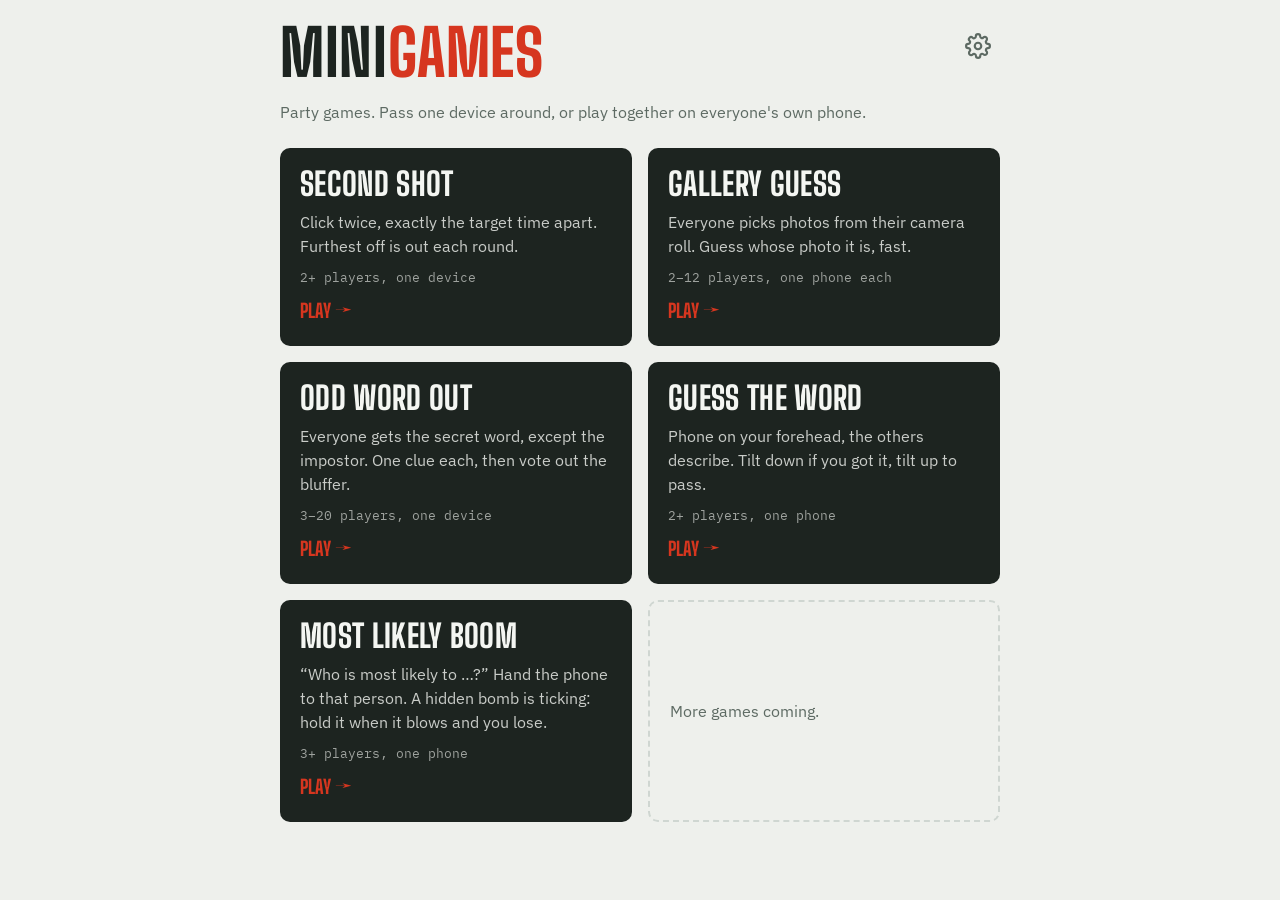
<file: site/index.html>
<!doctype html>
<html lang="en">
<head>
<meta charset="utf-8">
<meta name="viewport" content="width=device-width, initial-scale=1, viewport-fit=cover">
<meta name="theme-color" content="#1d2420">
<meta name="mobile-web-app-capable" content="yes">
<meta name="apple-mobile-web-app-capable" content="yes">
<meta name="apple-mobile-web-app-status-bar-style" content="black-translucent">
<meta name="apple-mobile-web-app-title" content="Minigames">
<link rel="manifest" href="manifest.webmanifest">
<link rel="icon" type="image/png" sizes="192x192" href="icons/icon-192.png">
<link rel="apple-touch-icon" href="icons/apple-touch-icon.png">
<script src="shared/pwa.js" data-root="./"></script>
<title>Minigames</title>
<link rel="preconnect" href="https://fonts.googleapis.com">
<link rel="stylesheet" href="shared/theme.css">
<style>
.games { list-style: none; margin: 0; padding: 0; display: grid; grid-template-columns: repeat(auto-fill, minmax(260px, 1fr)); gap: 16px; }
.game {
  display: grid; gap: 10px; text-decoration: none; height: 100%;
  transition: transform .12s;
}
.game:hover { transform: translateY(-3px); }
.game:focus-visible { outline-offset: 3px; }
.game h2 { font-size: 2rem; line-height: 1; }
.game p { margin: 0; opacity: .8; }
.game .meta { font-family: var(--mono); font-size: .8rem; opacity: .6; }
.game .go { font-family: var(--display); font-weight: var(--display-weight); text-transform: var(--display-case); color: var(--accent); font-size: 1.2rem; }
.soon { border: 2px dashed var(--line); border-radius: var(--radius-lg); padding: 20px; color: var(--muted); display: grid; align-content: center; }
@media (prefers-reduced-motion: reduce) { .game { transition: none; } }
header { display: grid; gap: 12px; position: relative; }
/* Settings: gear in the top right corner of the header */
.gear { position: absolute; top: 0; right: 0; width: 44px; height: 44px; display: grid; place-items: center;
  border-radius: 50%; color: var(--muted); transition: color .15s, transform .3s; }
.gear:hover { color: var(--accent); transform: rotate(45deg); }
.gear svg { width: 26px; height: 26px; }
header h1 { padding-right: 52px; }
@media (prefers-reduced-motion: reduce) { .gear { transition: none; } .gear:hover { transform: none; } }
.install { display: flex; flex-wrap: wrap; gap: 10px 14px; align-items: center; }
</style>
</head>
<body>
<main class="page">
  <header>
    <a class="gear" href="settings/" aria-label="Settings" title="Settings">
      <svg viewBox="0 0 24 24" fill="none" stroke="currentColor" stroke-width="2" stroke-linecap="round" stroke-linejoin="round" aria-hidden="true">
        <circle cx="12" cy="12" r="3"/>
        <path d="M19.4 15a1.65 1.65 0 0 0 .33 1.82l.06.06a2 2 0 1 1-2.83 2.83l-.06-.06a1.65 1.65 0 0 0-1.82-.33 1.65 1.65 0 0 0-1 1.51V21a2 2 0 1 1-4 0v-.09A1.65 1.65 0 0 0 9 19.4a1.65 1.65 0 0 0-1.82.33l-.06.06a2 2 0 1 1-2.83-2.83l.06-.06A1.65 1.65 0 0 0 4.68 15a1.65 1.65 0 0 0-1.51-1H3a2 2 0 1 1 0-4h.09A1.65 1.65 0 0 0 4.6 9a1.65 1.65 0 0 0-.33-1.82l-.06-.06a2 2 0 1 1 2.83-2.83l.06.06A1.65 1.65 0 0 0 9 4.68a1.65 1.65 0 0 0 1-1.51V3a2 2 0 1 1 4 0v.09a1.65 1.65 0 0 0 1 1.51 1.65 1.65 0 0 0 1.82-.33l.06-.06a2 2 0 1 1 2.83 2.83l-.06.06A1.65 1.65 0 0 0 19.4 9a1.65 1.65 0 0 0 1.51 1H21a2 2 0 1 1 0 4h-.09a1.65 1.65 0 0 0-1.51 1z"/>
      </svg>
    </a>
    <h1>Mini<span>games</span></h1>
    <p class="lede">Party games. Pass one device around, or play together on everyone's own phone.</p>
    <div class="install" id="install" hidden>
      <button id="installBtn" class="primary" type="button">Install app</button>
      <span class="hint">Adds Minigames to your home screen. Works offline.</span>
    </div>
    <p class="hint" id="iosHint" hidden>To install on iPhone or iPad: tap Share, then <b>Add to Home Screen</b>.</p>
  </header>
  <ul class="games" id="games">
    <li class="soon">Loading games…</li>
  </ul>
</main>
<script>
// Install prompt (Chrome, Edge, Android). iOS has no prompt, so show a hint instead.
const standalone = matchMedia("(display-mode: standalone)").matches || navigator.standalone;
let deferredInstall = null;
window.addEventListener("beforeinstallprompt", (e) => {
  e.preventDefault();
  deferredInstall = e;
  document.getElementById("install").hidden = false;
});
document.getElementById("installBtn").addEventListener("click", async () => {
  if (!deferredInstall) return;
  deferredInstall.prompt();
  await deferredInstall.userChoice.catch(() => {});
  deferredInstall = null;
  document.getElementById("install").hidden = true;
});
window.addEventListener("appinstalled", () => { document.getElementById("install").hidden = true; });
if (!standalone && /iphone|ipad|ipod/i.test(navigator.userAgent)) document.getElementById("iosHint").hidden = false;

(async () => {
  const ul = document.getElementById("games");
  try {
    const games = await (await fetch("games.json")).json();
    ul.innerHTML = "";
    for (const g of games) {
      const li = document.createElement("li");
      const a = document.createElement("a");
      a.className = "game face"; a.href = g.url;
      a.innerHTML = `<h2></h2><p></p><span class="meta"></span><span class="go">Play →</span>`;
      a.querySelector("h2").textContent = g.title;
      a.querySelector("p").textContent = g.tagline || "";
      a.querySelector(".meta").textContent = g.players || "";
      li.append(a); ul.append(li);
    }
    const soon = document.createElement("li");
    soon.className = "soon"; soon.textContent = "More games coming.";
    ul.append(soon);
  } catch {
    ul.innerHTML = `<li class="soon">Couldn't load the game list. Try reloading the page.</li>`;
  }
})();
</script>
</body>
</html>
</file>
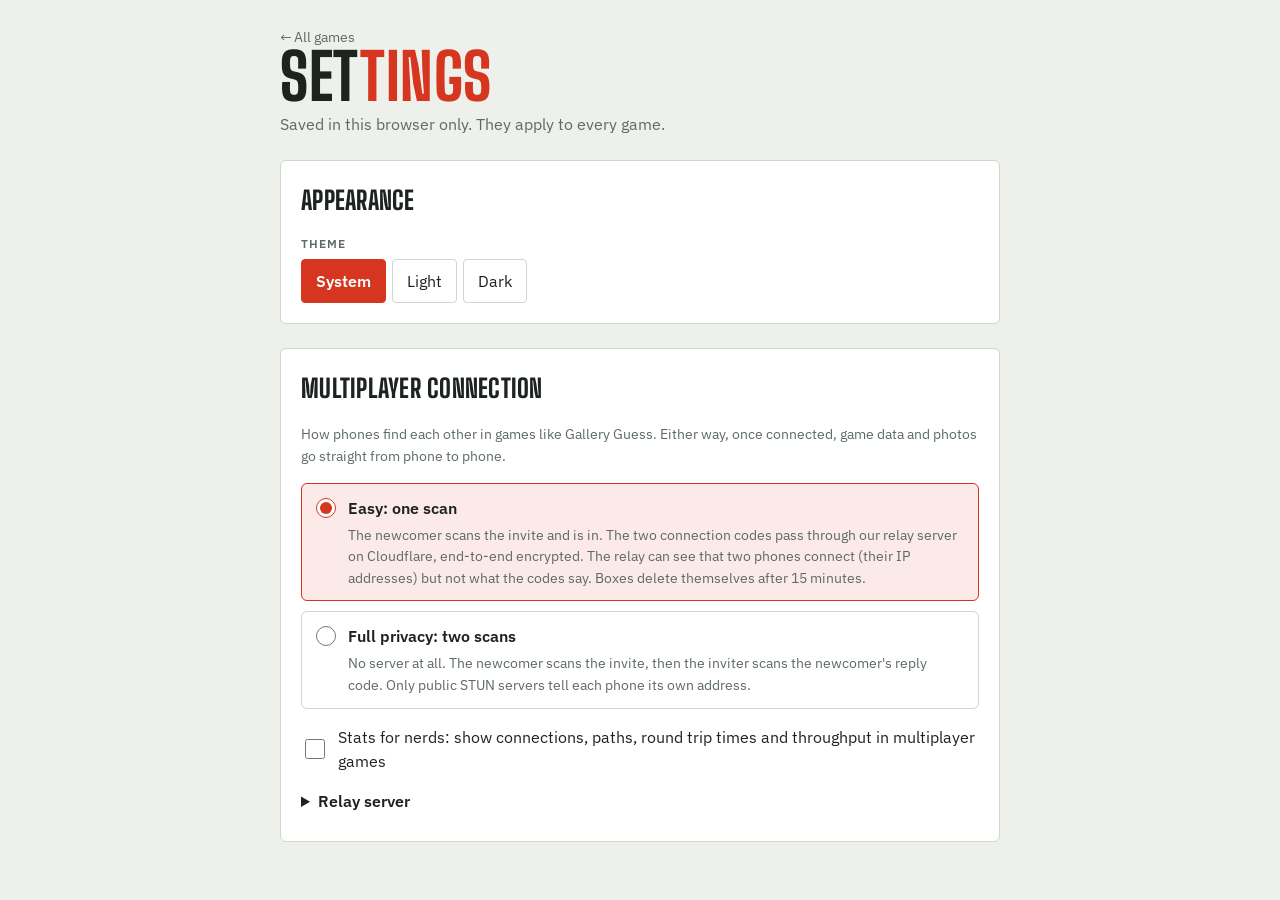
<file: site/settings/index.html>
<!doctype html>
<html lang="en">
<head>
<meta charset="utf-8">
<meta name="viewport" content="width=device-width, initial-scale=1, viewport-fit=cover">
<meta name="theme-color" content="#1d2420">
<meta name="mobile-web-app-capable" content="yes">
<meta name="apple-mobile-web-app-capable" content="yes">
<meta name="apple-mobile-web-app-status-bar-style" content="black-translucent">
<meta name="apple-mobile-web-app-title" content="Minigames">
<link rel="manifest" href="../manifest.webmanifest">
<link rel="icon" type="image/png" sizes="192x192" href="../icons/icon-192.png">
<link rel="apple-touch-icon" href="../icons/apple-touch-icon.png">
<script src="../shared/pwa.js" data-root="../"></script>
<title>Settings · Minigames</title>
<link rel="preconnect" href="https://fonts.googleapis.com">
<link rel="stylesheet" href="../shared/theme.css">
<style>
/* Site-wide settings: stored in this browser (shared/settings.js). */
.seg { display: flex; flex-wrap: wrap; gap: 6px; }
.seg button[aria-pressed="true"] { background: var(--accent); color: var(--accent-fg); border-color: var(--accent); font-weight: 600; }
.choices { display: grid; gap: 10px; }
.choice { display: grid; grid-template-columns: auto 1fr; gap: 4px 12px; align-items: start; cursor: pointer;
  border: 1px solid var(--line); border-radius: var(--radius); padding: 12px 14px; }
.choice:has(input:checked) { border-color: var(--accent); background: color-mix(in srgb, var(--accent) 10%, transparent); }
.choice:has(input:disabled) { opacity: .55; cursor: not-allowed; }
.choice input { width: 20px; height: 20px; margin: 2px 0 0; accent-color: var(--accent); grid-row: span 2; }
.choice b { font-weight: 600; }
.choice .hint { grid-column: 2; }
.toggle { display: flex; align-items: center; gap: 10px; cursor: pointer; min-height: 44px; }
.toggle input { width: 20px; height: 20px; accent-color: var(--accent); flex: none; }
.relay-row input { flex: 1; min-width: 0; }
details summary { cursor: pointer; font-weight: 600; min-height: 32px; }
.ok { color: var(--good); }
.bad { color: var(--accent); }
</style>
</head>
<body>
<main class="page">
  <header>
    <a class="back" href="../">← All games</a>
    <h1>Set<span>tings</span></h1>
    <p class="lede">Saved in this browser only. They apply to every game.</p>
  </header>

  <section class="panel">
    <h2>Appearance</h2>
    <div class="field">
      <span class="label" id="themeLabel">Theme</span>
      <div class="seg" id="theme" role="group" aria-labelledby="themeLabel"></div>
    </div>
  </section>

  <section class="panel">
    <h2>Multiplayer connection</h2>
    <p class="hint">How phones find each other in games like Gallery Guess. Either way, once connected, game data and photos go straight from phone to phone.</p>
    <div class="choices" role="radiogroup" aria-label="Connection">
      <label class="choice">
        <input type="radio" name="mode" value="relay" id="modeRelay">
        <b>Easy: one scan</b>
        <span class="hint">The newcomer scans the invite and is in. The two connection codes pass through our relay server on Cloudflare, end-to-end encrypted. The relay can see that two phones connect (their IP addresses) but not what the codes say. Boxes delete themselves after 15 minutes.</span>
      </label>
      <label class="choice">
        <input type="radio" name="mode" value="direct" id="modeDirect">
        <b>Full privacy: two scans</b>
        <span class="hint">No server at all. The newcomer scans the invite, then the inviter scans the newcomer's reply code. Only public STUN servers tell each phone its own address.</span>
      </label>
    </div>
    <p class="hint bad" id="noRelay" hidden>No relay server is set up for this site yet, so games use two scans. Whoever runs the site can deploy one (see relay/README.md), or you can enter one below.</p>
    <label class="toggle" for="nerds">
      <input id="nerds" type="checkbox">
      <span>Stats for nerds: show connections, paths, round trip times and throughput in multiplayer games</span>
    </label>
    <details>
      <summary>Relay server</summary>
      <div class="field">
        <span class="hint" id="relayDefault"></span>
        <div class="row relay-row">
          <input type="text" id="relayUrl" inputmode="url" autocomplete="off" spellcheck="false" placeholder="https://minigames-relay.example.workers.dev" aria-label="Relay server URL">
          <button type="button" id="relaySave">Save</button>
        </div>
        <div class="row">
          <button type="button" id="relayTest">Test relay</button>
          <button type="button" id="relayReset">Use the default</button>
        </div>
        <p class="hint" id="relayMsg" role="status"></p>
      </div>
    </details>
  </section>
</main>

<script type="module">
import { getSettings, setSettings, relayUrl, cleanRelayUrl, DEFAULT_RELAY } from "../shared/settings.js";
import { testRelay } from "../shared/relay.js";

const $ = (id) => document.getElementById(id);

function render() {
  const s = getSettings();
  const box = $("theme");
  box.innerHTML = "";
  for (const [v, text] of [["system", "System"], ["light", "Light"], ["dark", "Dark"]]) {
    const b = document.createElement("button");
    b.type = "button"; b.textContent = text; b.setAttribute("aria-pressed", String(s.theme === v));
    b.addEventListener("click", () => { setSettings({ theme: v }); render(); });
    box.append(b);
  }
  const hasRelay = !!relayUrl(s);
  $("modeRelay").disabled = !hasRelay;
  $("modeRelay").checked = hasRelay && !s.privacy;
  $("modeDirect").checked = !hasRelay || s.privacy;
  $("noRelay").hidden = hasRelay;
  $("nerds").checked = s.nerdStats;
  if (document.activeElement !== $("relayUrl")) $("relayUrl").value = s.relay;
  const def = cleanRelayUrl(DEFAULT_RELAY);
  $("relayDefault").textContent = def ? `Default: ${def}. Enter another one to use your own.` : "This site has no default relay. Enter the address of one you deployed (relay/ in the repo).";
  $("relayReset").hidden = !s.relay;
}

for (const r of document.querySelectorAll('input[name="mode"]')) {
  r.addEventListener("change", () => { setSettings({ privacy: $("modeDirect").checked }); render(); });
}
$("nerds").addEventListener("change", () => setSettings({ nerdStats: $("nerds").checked }));
$("relaySave").addEventListener("click", () => {
  const text = $("relayUrl").value.trim();
  const url = cleanRelayUrl(text);
  if (text && !url) { $("relayMsg").textContent = "That isn't an https address."; $("relayMsg").className = "hint bad"; return; }
  setSettings({ relay: url });
  $("relayMsg").textContent = url ? "Saved. Press Test relay to check it." : "Saved: using the default.";
  $("relayMsg").className = "hint";
  render();
});
$("relayReset").addEventListener("click", () => { setSettings({ relay: "" }); $("relayUrl").value = ""; $("relayMsg").textContent = ""; render(); });
$("relayTest").addEventListener("click", async () => {
  const url = cleanRelayUrl($("relayUrl").value) || relayUrl();
  const msg = $("relayMsg");
  if (!url) { msg.textContent = "Enter a relay address first."; msg.className = "hint bad"; return; }
  msg.textContent = `Testing ${url}…`; msg.className = "hint";
  try {
    const { ms } = await testRelay(url);
    msg.textContent = `Works: a code went through and back in ${ms} ms.`; msg.className = "hint ok";
  } catch (e) {
    msg.textContent = e.message; msg.className = "hint bad";
  }
});

render();
</script>
</body>
</html>
</file>
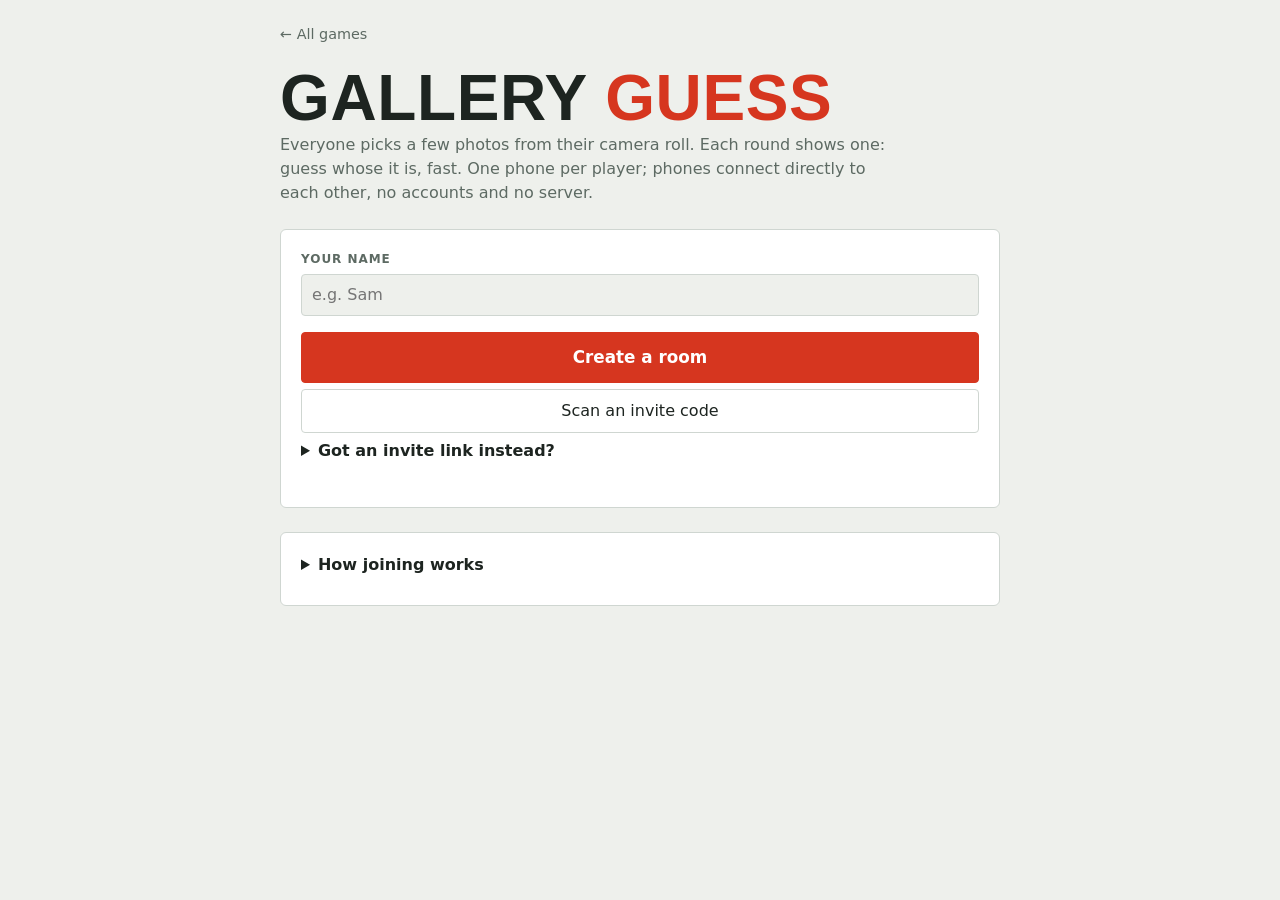
<file: site/games/gallery-guess/index.html>
<!doctype html>
<html lang="en">
<head>
<meta charset="utf-8">
<meta name="viewport" content="width=device-width, initial-scale=1, viewport-fit=cover">
<!-- Other players send us data: only scripts from this site may ever run (no inline scripts).
     connect-src wss: is for the optional signaling relay (any address can be set in Settings). -->
<meta http-equiv="Content-Security-Policy" content="default-src 'self'; script-src 'self'; style-src 'self' 'unsafe-inline' https://fonts.googleapis.com; font-src https://fonts.gstatic.com; img-src 'self' blob: data:; media-src 'self' blob:; connect-src 'self' wss: ws://127.0.0.1:* ws://localhost:*; object-src 'none'; base-uri 'none'; form-action 'none'">
<meta name="theme-color" content="#1d2420">
<meta name="mobile-web-app-capable" content="yes">
<meta name="apple-mobile-web-app-capable" content="yes">
<meta name="apple-mobile-web-app-status-bar-style" content="black-translucent">
<meta name="apple-mobile-web-app-title" content="Minigames">
<link rel="manifest" href="../../manifest.webmanifest">
<link rel="icon" type="image/png" sizes="192x192" href="../../icons/icon-192.png">
<link rel="apple-touch-icon" href="../../icons/apple-touch-icon.png">
<script src="../../shared/pwa.js" data-root="../../"></script>
<title>Gallery Guess</title>
<link rel="preconnect" href="https://fonts.googleapis.com">
<link rel="stylesheet" href="../../shared/theme.css">
<style>
/* Gallery Guess: one phone per player, phones talk directly (shared/mesh.js). */
.topbar { display: flex; flex-wrap: wrap; gap: 8px 12px; align-items: center; justify-content: space-between; }
.room-info { display: flex; flex-wrap: wrap; gap: 8px; align-items: center; }
.room-info button { min-height: 36px; padding: 4px 12px; font-size: .9rem; }
.dot { display: inline-block; width: 8px; height: 8px; border-radius: 50%; background: var(--good); margin-right: 6px; vertical-align: middle; }
.dot.off { background: var(--muted); }
.lost { border: 2px solid var(--accent); border-radius: var(--radius); padding: 12px 14px; display: grid; gap: 10px; }

/* QR codes stay dark-on-light in both themes so every camera can read them */
.qr { justify-self: center; width: min(100%, 300px); background: var(--face-fg); border-radius: var(--radius); padding: 6px; line-height: 0; }
.qr svg { width: 100%; height: auto; }
.qr .qr-bg { fill: var(--face-fg); }
.qr .qr-fg { fill: var(--face); }
.qr .hint { line-height: 1.5; padding: 40% 12px; display: block; text-align: center; color: var(--face); }
.steps { margin: 0; padding-left: 1.3em; display: grid; gap: 4px; }
.reply-box { display: grid; gap: 14px; justify-items: center; text-align: center; }
.reply-box .row { justify-content: center; }
.big-name { font-family: var(--display); font-weight: var(--display-weight); text-transform: var(--display-case); font-size: clamp(2rem, 8vw, 3rem); line-height: 1; overflow-wrap: anywhere; }
.face .hint, .face .lede { color: var(--face-fg); opacity: .75; }
.face button:not(.primary) { border-color: color-mix(in srgb, var(--face-fg) 40%, transparent); }

.trouble { margin: 0; border: 2px solid var(--accent); border-radius: var(--radius); padding: 10px 12px; text-align: left; max-width: 46ch; }
.linkish { border: 0; padding: 0 2px; min-height: 0; background: none; color: inherit; text-decoration: underline; font: inherit; }

/* Stats for nerds */
.nerds summary { cursor: pointer; font-weight: 600; }
.nerds dl { display: grid; grid-template-columns: max-content 1fr; gap: 2px 14px; margin: 0; font-size: .85rem; }
.nerds dt { color: var(--muted); }
.nerds dd { margin: 0; font-family: var(--mono); overflow-wrap: anywhere; }
.nerd-wrap { overflow-x: auto; }
.nerds table { border-collapse: collapse; font: .78rem/1.4 var(--mono); white-space: nowrap; }
.nerds th, .nerds td { padding: 4px 8px; border-bottom: 1px solid var(--line); text-align: left; }
.nerds th { color: var(--muted); font-weight: 600; }
.nerds .num { text-align: right; }
.nerds .bad { color: var(--accent); }
.nerds .good { color: var(--good); }

/* Lobby */
.members { list-style: none; margin: 0; padding: 0; display: grid; gap: 6px; }
.members li { display: flex; gap: 8px; align-items: center; min-height: 44px; border-bottom: 1px solid var(--line); padding-bottom: 6px; }
.members .who { flex: 1; min-width: 0; overflow-wrap: anywhere; }
.members .tags { display: flex; gap: 6px; flex-wrap: wrap; justify-content: flex-end; }
.members .off { color: var(--muted); }
.chip.lead { border-color: var(--accent); color: var(--accent); }
.chip.ok { border-color: var(--good); color: var(--good); }
.kick { min-height: 44px; min-width: 44px; padding: 0; color: var(--muted); display: grid; place-items: center; }
.slots { display: grid; grid-template-columns: repeat(5, 1fr); gap: 8px; }
.slot { position: relative; aspect-ratio: 1; }
.slot .pick { width: 100%; height: 100%; min-height: 0; padding: 0; overflow: hidden; display: grid; place-items: center;
  border: 2px dashed var(--line); border-radius: var(--radius); color: var(--muted); font-size: 1.6rem; line-height: 1; }
.slot.filled .pick { border-style: solid; }
.slot img { width: 100%; height: 100%; object-fit: cover; display: block; }
/* remove button: small round badge in the corner, with a 44px touch area */
.slot .x { position: absolute; top: 4px; right: 4px; width: 28px; height: 28px; min-height: 0; padding: 0; border: 0; border-radius: 50%;
  display: grid; place-items: center; background: color-mix(in srgb, var(--face) 80%, transparent); color: var(--face-fg); }
.slot .x::after { content: ""; position: absolute; inset: -8px; }
.locked .slot { pointer-events: none; }
.locked .slot .x { display: none; }
.start-row { display: grid; gap: 8px; }
.rejoin { border-bottom: 1px solid var(--line); padding-bottom: 16px; }
.rejoin p { margin: 0; }
.sync-list { list-style: none; margin: 0; padding: 0; display: grid; gap: 10px; }
.sync-list li { display: grid; grid-template-columns: minmax(0, 1fr) 2fr auto; gap: 10px; align-items: center; }
.sync-list .who { overflow-wrap: anywhere; }
.sync-list .bar { height: 8px; border-radius: 4px; background: var(--line); overflow: hidden; }
.sync-list .bar i { display: block; height: 100%; background: var(--good); transform-origin: left; transition: transform .3s; }
@media (prefers-reduced-motion: reduce) { .sync-list .bar i { transition: none; } }

/* Round */
.stage { display: grid; gap: 12px; justify-items: center; text-align: center; }
.photo { width: 100%; height: min(52dvh, 520px); border-radius: var(--radius); overflow: hidden; display: grid; place-items: center;
  background: color-mix(in srgb, var(--face-fg) 8%, transparent); }
.photo img { max-width: 100%; max-height: 100%; object-fit: contain; display: block; }
.photo .hint { padding: 16px; }
.timer { width: 100%; height: 8px; border-radius: 4px; background: color-mix(in srgb, var(--face-fg) 20%, transparent); overflow: hidden; }
.timer i { display: block; height: 100%; width: 100%; background: var(--accent); transform-origin: left; }
.options { width: 100%; display: grid; grid-template-columns: repeat(auto-fit, minmax(140px, 1fr)); gap: 8px; }
.options button { min-height: 52px; font-weight: 600; border-color: color-mix(in srgb, var(--face-fg) 40%, transparent); overflow-wrap: anywhere; }
.options button.picked { background: var(--accent); color: var(--accent-fg); border-color: var(--accent); }
.options button:disabled:not(.picked) { opacity: .45; }
.options button.right { background: var(--good); color: var(--face); border-color: var(--good); opacity: 1; }
.guessed { display: flex; flex-wrap: wrap; gap: 6px; justify-content: center; min-height: 28px; }
.guessed .chip { border-color: color-mix(in srgb, var(--face-fg) 40%, transparent); }
.guessed .chip.done { border-color: var(--good); color: var(--good); }

/* Reveal and results */
.reveal-photo { height: min(32dvh, 300px); }
.verdict { font-family: var(--mono); font-size: 1.05rem; }
.verdict.good { color: var(--good); }
.board { list-style: none; margin: 0; padding: 0; display: grid; gap: 4px; font-variant-numeric: tabular-nums; text-align: left; justify-self: stretch; }
.board li { display: grid; grid-template-columns: 2em 1fr auto auto; gap: 8px; align-items: baseline; padding: 6px 0; border-bottom: 1px solid var(--line); }
.board .place { font-family: var(--mono); color: var(--muted); }
.board .pick { color: var(--muted); font-size: .85rem; text-align: right; }
.board .score { font-family: var(--mono); font-weight: 600; text-align: right; min-width: 3.5em; }
.face .board li { border-color: color-mix(in srgb, var(--face-fg) 20%, transparent); }
.face .board .place, .face .board .pick { color: var(--face-fg); opacity: .65; }
.board .plus { color: var(--good); }
.winner { font-family: var(--display); font-weight: var(--display-weight); text-transform: var(--display-case); font-size: clamp(2.6rem, 11vw, 5rem); color: var(--accent); line-height: 1; overflow-wrap: anywhere; text-align: center; }
.gallery { display: grid; grid-template-columns: repeat(auto-fill, minmax(140px, 1fr)); gap: 10px; }
.gallery figure { margin: 0; display: grid; gap: 4px; }
.gallery button { padding: 0; border: 0; border-radius: var(--radius); overflow: hidden; aspect-ratio: 1; }
.gallery img { width: 100%; height: 100%; object-fit: cover; display: block; }
.gallery figcaption { font-size: .85rem; color: var(--muted); overflow-wrap: anywhere; }

dialog { border: 1px solid var(--line); border-radius: var(--radius-lg); background: var(--panel); color: var(--fg); padding: 20px;
  width: min(100vw - 24px, 480px); max-height: calc(100dvh - 24px); }
dialog::backdrop { background: color-mix(in srgb, var(--face) 70%, transparent); }
dialog .close-row { display: flex; justify-content: flex-end; }
.viewfinder { position: relative; }
.viewfinder video { width: 100%; display: block; border-radius: var(--radius); background: var(--face); }
.viewfinder::after { content: ""; position: absolute; inset: 15%; border: 3px solid var(--accent); border-radius: var(--radius); pointer-events: none; }
#viewer img { width: 100%; max-height: 75dvh; object-fit: contain; display: block; }

.toast { position: fixed; left: 50%; bottom: calc(16px + env(safe-area-inset-bottom, 0px)); transform: translateX(-50%);
  background: var(--face); color: var(--face-fg); border-radius: 999px; padding: 10px 18px; font-size: .95rem;
  max-width: calc(100vw - 32px); box-shadow: 0 6px 24px color-mix(in srgb, var(--face) 40%, transparent); z-index: 10;
  transition: opacity .2s, transform .2s; }
.toast:empty { opacity: 0; transform: translate(-50%, 12px); pointer-events: none; }
@media (prefers-reduced-motion: reduce) { .toast { transition: none; } }
.how p { margin: 0; }
details summary { cursor: pointer; font-weight: 600; min-height: 32px; }
#inviteSlot > summary { font-family: var(--display); font-weight: var(--display-weight); text-transform: var(--display-case); font-size: 1.6rem; }
#inviteSlot #invitePanel > h2 { display: none; }
#inviteSlot:not([open]) { gap: 0; }
@media (max-width: 480px) {
  .slots { gap: 6px; }
  .options { grid-template-columns: 1fr 1fr; }
}
</style>
</head>
<body>
<main>
  <div class="topbar">
    <a class="back" href="../../">← All games</a>
    <div class="room-info" id="roomInfo" hidden>
      <span class="hint"><span class="dot" id="netDot"></span><span id="netText"></span></span>
      <button type="button" id="inviteOpen">Invite</button>
      <button type="button" id="leaveBtn">Leave</button>
    </div>
  </div>

  <div class="lost" id="lost" hidden role="alert">
    <b>No connection to the other players.</b>
    <span class="hint">To reconnect, one side shows an invite code and the other scans it: either you scan a player's code, or they scan yours. Seat, score and photos are kept.</span>
    <div class="row">
      <button type="button" id="lostScan" hidden>Scan their invite</button>
      <button type="button" id="lostInvite">Show my invite</button>
    </div>
  </div>

  <!-- Start: name, create or join -->
  <section id="home" class="page stack" hidden>
    <header>
      <h1>Gallery <span>Guess</span></h1>
      <p class="lede">Everyone picks a few photos from their camera roll. Each round shows one: guess whose it is, fast. One phone per player; phones connect directly to each other, no accounts and no server.</p>
    </header>
    <div class="panel">
      <label class="field"><span class="label">Your name</span>
        <input type="text" id="nameInput" maxlength="20" autocomplete="nickname" enterkeyhint="go" placeholder="e.g. Sam"></label>
      <div id="joinBox" class="field" hidden>
        <p class="hint"><b id="inviterName"></b> invited you to a room.</p>
        <button class="primary" type="button" id="joinBtn">Join the game</button>
        <button type="button" id="joinAnyway" hidden>Join through the relay this once</button>
      </div>
      <div id="rejoinBox" class="field rejoin" hidden>
        <p><b>Back to room <span id="rejoinRoom"></span>?</b><br>
        <span class="hint">Ask any player there to tap Invite and scan their code. Your seat, score and photos come back.</span></p>
        <button class="primary" type="button" id="rejoinScan" hidden>Scan their invite</button>
      </div>
      <div id="createBox" class="field">
        <button class="primary" type="button" id="createBtn">Create a room</button>
        <button type="button" id="inviteScan" hidden>Scan an invite code</button>
        <details>
          <summary>Got an invite link instead?</summary>
          <div class="row">
            <input type="text" id="inviteInput" placeholder="Paste the invite link" autocomplete="off" style="flex: 1">
            <button type="button" id="inviteGo">Join</button>
          </div>
        </details>
      </div>
      <p class="hint" id="homeMsg" role="alert"></p>
    </div>
    <details class="panel how">
      <summary>How joining works</summary>
      <p>One player creates a room and shows an invite code. You scan it with your phone camera, type your name and tap Join. With the relay (the default where one is set up) that's it. With <i>Full privacy</i> you then show a reply code and the host scans it too. Anyone already in the room can invite the next player.</p>
      <p class="hint" id="modeLine"></p>
      <p class="hint">Works best on the same Wi-Fi. Across the internet it usually works too; some strict networks (offices, hotels, some mobile carriers) block direct connections.</p>
    </details>
  </section>

  <!-- Guest: show the reply code to the inviter -->
  <section id="reply" class="page face reply-box" hidden>
    <span class="label" style="color: inherit; opacity: .7">Almost in</span>
    <div class="big-name" id="replyTitle">Show this to <span id="replyTo"></span></div>
    <div id="replyManual" class="reply-box">
      <p class="hint">They scan it with their phone camera. Can't scan? Share the link with them instead.</p>
      <div class="qr" id="replyQr"><span class="hint">Preparing your reply…</span></div>
      <div class="row">
        <button type="button" id="replyShare">Share link</button>
        <button type="button" id="replyCopy">Copy link</button>
      </div>
    </div>
    <p class="hint" id="replyMsg" role="status">Waiting for them to scan…</p>
    <p class="trouble" id="replyTrouble" role="alert" hidden></p>
    <button type="button" id="replyShowCode" hidden>Not connecting? Show a reply code instead</button>
    <button type="button" id="replyCancel">Cancel</button>
  </section>

  <!-- Reply link opened in a new tab: hand it to the game tab -->
  <section id="handoff" class="page panel" hidden>
    <h2 id="handoffTitle">Passing the reply on…</h2>
    <p class="hint" id="handoffMsg">One moment.</p>
    <div id="handoffManual" class="field" hidden>
      <span class="label">Reply code</span>
      <div class="row"><input type="text" id="handoffCode" readonly style="flex: 1"><button type="button" id="handoffCopy">Copy</button></div>
    </div>
  </section>

  <!-- Lobby -->
  <section id="lobby" class="page stack" hidden>
    <header><h1>Gallery <span>Guess</span></h1></header>
    <div class="panel">
      <div class="row" style="justify-content: space-between"><h2>Players</h2><span class="label" id="roomCode"></span></div>
      <ul class="members" id="members"></ul>
    </div>
    <details class="panel" id="inviteSlot"><summary>Invite players</summary></details>
    <div class="panel" id="photosPanel">
      <h2>Your photos</h2>
      <p class="hint">Pick up to 5 photos from your camera roll. Interesting ones that give a hint about you work best.</p>
      <div class="slots" id="slots"></div>
      <input type="file" id="fileInput" accept="image/*" multiple hidden>
      <button class="primary" type="button" id="readyBtn">I'm ready</button>
    </div>
    <div class="panel start-row">
      <button class="primary" type="button" id="startBtn" hidden>Start the game</button>
      <p class="hint" id="startMsg"></p>
    </div>
  </section>

  <!-- Start was tapped: wait until every phone has every photo -->
  <section id="sync" class="page panel stack" hidden>
    <h2>Getting everyone's photos</h2>
    <ul class="sync-list" id="syncList"></ul>
    <p class="hint" id="syncMsg" role="status"></p>
    <div class="row">
      <button class="primary" type="button" id="syncForce" hidden>Start anyway</button>
      <button type="button" id="syncCancel" hidden>Back to the lobby</button>
    </div>
  </section>

  <!-- Round -->
  <section id="round" class="page face stage" hidden>
    <span class="label" id="roundLabel" style="color: inherit; opacity: .7"></span>
    <div class="timer"><i id="timerBar"></i></div>
    <div class="photo" id="roundPhoto"></div>
    <div class="big-name" style="font-size: 1.6rem">Whose photo is this?</div>
    <div class="options" id="options"></div>
    <div class="guessed" id="guessed"></div>
  </section>

  <!-- Reveal -->
  <section id="reveal" class="page face stage" hidden>
    <span class="label" id="revealLabel" style="color: inherit; opacity: .7"></span>
    <div class="photo reveal-photo" id="revealPhoto"></div>
    <div class="big-name" id="revealOwner"></div>
    <div class="verdict" id="revealVerdict"></div>
    <ol class="board" id="revealBoard" style="width: 100%"></ol>
  </section>

  <!-- Game over -->
  <section id="over" class="page stack" hidden>
    <div class="panel">
      <span class="label" style="text-align: center">Winner</span>
      <div class="winner" id="winner"></div>
      <ol class="board" id="finalBoard"></ol>
      <button class="primary" type="button" id="againBtn" hidden>Play again</button>
      <p class="hint" id="againMsg"></p>
    </div>
    <div class="panel">
      <h2>All the photos</h2>
      <div class="gallery" id="gallery"></div>
    </div>
  </section>

  <details class="panel nerds" id="nerds" hidden>
    <summary>Stats for nerds</summary>
    <div id="nerdBody"></div>
  </details>
</main>

<!-- The invite panel lives in the lobby, or in this dialog during a game -->
<dialog id="inviteDialog" aria-label="Invite players">
  <div class="close-row"><button type="button" data-close>Close</button></div>
  <div id="invitePanel" class="field">
    <h2>Invite players</h2>
    <ol class="steps hint" id="inviteSteps"></ol>
    <div class="qr" id="inviteQr"><span class="hint">Making an invite…</span></div>
    <div class="row" style="justify-content: center">
      <button type="button" id="inviteShare">Share link</button>
      <button type="button" id="inviteCopy">Copy link</button>
      <button type="button" id="inviteNew">New code</button>
    </div>
    <p class="hint" id="inviteMode"></p>
    <div class="field" id="replyField">
      <span class="label">Their reply</span>
      <div class="row">
        <input type="text" id="replyInput" placeholder="Paste their reply link" autocomplete="off" style="flex: 1">
        <button type="button" id="replyGo">Add</button>
        <button type="button" id="replyScan" hidden>Scan</button>
      </div>
    </div>
    <p class="hint" id="inviteMsg" role="status"></p>
  </div>
</dialog>

<dialog id="scanDialog" aria-label="Scan a code">
  <div class="close-row"><button type="button" data-close>Close</button></div>
  <div class="viewfinder"><video id="scanVideo" playsinline muted></video></div>
  <p class="hint">Point the camera at the code and hold still for a moment.</p>
</dialog>

<dialog id="viewer" aria-label="Photo">
  <div class="close-row"><button type="button" data-close>Close</button></div>
  <img alt="" id="viewerImg">
  <p class="hint" id="viewerCap"></p>
</dialog>

<div class="toast" id="toast" role="status" aria-live="polite"></div>

<script type="module" src="game.js"></script>
</body>
</html>
</file>
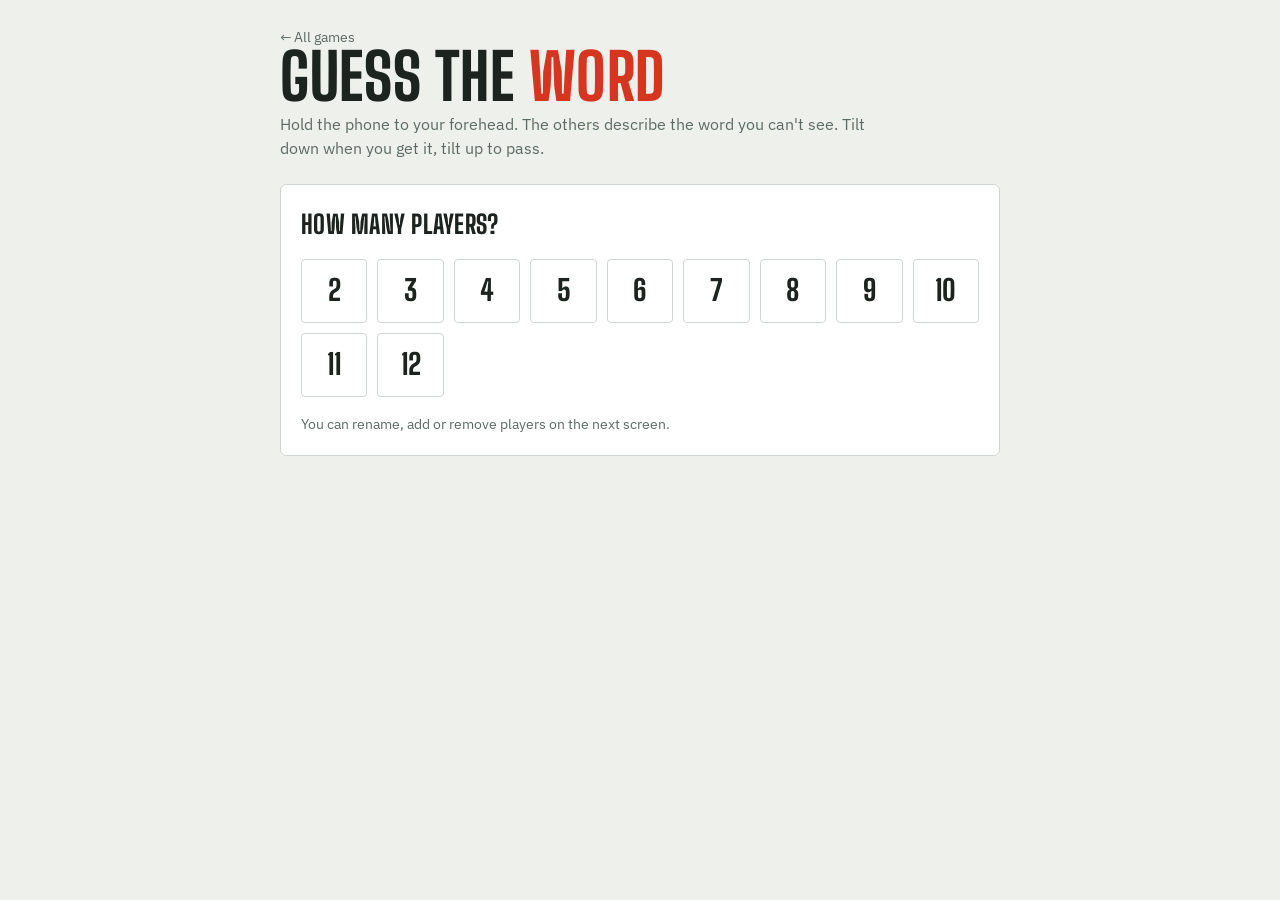
<file: site/games/guess-the-word/index.html>
<!doctype html>
<html lang="en">
<head>
<meta charset="utf-8">
<meta name="viewport" content="width=device-width, initial-scale=1, viewport-fit=cover">
<meta name="theme-color" content="#1d2420">
<meta name="mobile-web-app-capable" content="yes">
<meta name="apple-mobile-web-app-capable" content="yes">
<meta name="apple-mobile-web-app-status-bar-style" content="black-translucent">
<meta name="apple-mobile-web-app-title" content="Minigames">
<link rel="manifest" href="../../manifest.webmanifest">
<link rel="icon" type="image/png" sizes="192x192" href="../../icons/icon-192.png">
<link rel="apple-touch-icon" href="../../icons/apple-touch-icon.png">
<script src="../../shared/pwa.js" data-root="../../"></script>
<title>Guess the Word</title>
<link rel="preconnect" href="https://fonts.googleapis.com">
<link rel="stylesheet" href="../../shared/theme.css">
<style>
/* Guess the Word: phone on the forehead, the others describe, tilt down = got it, tilt up = pass. */
body.playing header { display: none; }
.play-page { min-height: calc(100dvh - 72px - env(safe-area-inset-top, 0px) - env(safe-area-inset-bottom, 0px)); align-content: center; }

.settings { display: grid; grid-template-columns: repeat(auto-fit, minmax(220px, 1fr)); gap: 16px; }
.seg { display: flex; flex-wrap: wrap; gap: 6px; }
.seg button[aria-pressed="true"] { background: var(--accent); color: var(--accent-fg); border-color: var(--accent); font-weight: 600; }
.toggle { display: flex; align-items: center; gap: 10px; cursor: pointer; min-height: 44px; }
.toggle input { width: 20px; height: 20px; accent-color: var(--accent); flex: none; }
button:disabled { opacity: .35; cursor: not-allowed; }

.count-pick { display: grid; grid-template-columns: repeat(auto-fill, minmax(64px, 1fr)); gap: 10px; }
.count-pick button { min-height: 64px; font-family: var(--display); font-weight: var(--display-weight); font-size: 1.8rem; }
.count-pick button:hover { border-color: var(--accent); color: var(--accent); }

.players { list-style: none; margin: 0; padding: 0; display: grid; gap: 8px; }
.players li { display: grid; grid-template-columns: 2.2em 1fr auto; gap: 8px; align-items: center; }
.players .num { font-family: var(--mono); color: var(--muted); text-align: right; }
.players input { width: 100%; }

.cats { display: flex; flex-wrap: wrap; gap: 8px; }
.cats label { display: inline-flex; align-items: center; gap: 8px; min-height: 44px; padding: 6px 12px;
  border: 1px solid var(--line); border-radius: 999px; cursor: pointer; user-select: none; }
.cats label:has(input:checked) { border-color: var(--accent); background: color-mix(in srgb, var(--accent) 14%, transparent); }
.cats input { width: 18px; height: 18px; accent-color: var(--accent); margin: 0; }
.cats .n { color: var(--muted); font-family: var(--mono); font-size: .8rem; }
.linkish { border: 0; padding: 0; min-height: 32px; background: none; color: var(--muted); text-decoration: underline; font-size: .85rem; }

/* Ready page */
.face { padding: 28px 20px; display: grid; gap: 16px; justify-items: center; text-align: center; }
.face .meta { font-family: var(--mono); font-size: .85rem; opacity: .7; }
.face .hint { color: var(--face-fg); opacity: .8; max-width: 38ch; }
.face .primary { width: min(100%, 360px); }
.who { font-family: var(--display); font-size: clamp(2.4rem, 10vw, 4rem); font-weight: var(--display-weight);
  text-transform: var(--display-case); line-height: 1; overflow-wrap: anywhere; }
.how { display: grid; grid-template-columns: 1fr 1fr; gap: 10px; width: min(100%, 420px); }
.how div { border: 1px solid color-mix(in srgb, var(--face-fg) 30%, transparent); border-radius: var(--radius); padding: 10px; }
.how b { display: block; font-family: var(--display); font-size: 1.4rem; text-transform: var(--display-case); }
.how .ok b { color: var(--good); }
.how .skip b { color: var(--accent); }

/* Play: the whole screen, readable from across the room */
.play { position: fixed; inset: 0; z-index: 10; background: var(--face); color: var(--face-fg);
  display: grid; place-items: center; text-align: center; user-select: none; -webkit-user-select: none;
  -webkit-touch-callout: none; overflow: hidden; touch-action: none;
  padding: max(12px, env(safe-area-inset-top)) max(12px, env(safe-area-inset-right)) max(12px, env(safe-area-inset-bottom)) max(12px, env(safe-area-inset-left)); }
.play-top { position: absolute; top: max(8px, env(safe-area-inset-top)); left: 0; right: 0; z-index: 3;
  display: flex; justify-content: space-between; align-items: center; gap: 12px;
  padding-inline: max(12px, env(safe-area-inset-left)) max(12px, env(safe-area-inset-right)); pointer-events: none; }
.play-top > * { pointer-events: auto; }
.clock { font-family: var(--mono); font-weight: 600; font-size: clamp(1.4rem, 5vmin, 2.4rem); font-variant-numeric: tabular-nums; }
.clock.low { color: var(--accent); }
.play-top .end { color: var(--face-fg); border-color: color-mix(in srgb, var(--face-fg) 40%, transparent); }
.play-mid { display: grid; gap: 1.5vmin; justify-items: center; max-width: 100%; padding-inline: 4vw; z-index: 1; pointer-events: none; }
.play-word { font-family: var(--display); font-weight: var(--display-weight); text-transform: var(--display-case);
  font-size: clamp(2.6rem, min(13vw, 22vh), 10rem); line-height: .95; overflow-wrap: anywhere; hyphens: auto; text-wrap: balance; }
.play-cat { font-size: clamp(.9rem, 3vmin, 1.3rem); opacity: .7; }
.zone { position: absolute; top: 0; bottom: 0; width: 33.4%; z-index: 2; border: 0; border-radius: 0; background: transparent;
  color: var(--face-fg); display: flex; align-items: flex-end; justify-content: center; padding-bottom: max(14px, env(safe-area-inset-bottom)); }
.zone span { font-size: .8rem; text-transform: uppercase; letter-spacing: .08em; opacity: .45; }
.zone.left { left: 0; }
.zone.right { right: 0; }
.zone:active { background: color-mix(in srgb, var(--face-fg) 8%, transparent); }
.play.counting .zone { display: none; }
.flash { position: absolute; inset: 0; z-index: 4; display: grid; place-items: center;
  font-family: var(--display); font-weight: var(--display-weight); text-transform: var(--display-case);
  font-size: clamp(3rem, min(16vw, 26vh), 12rem); animation: flash-in .15s ease-out both; }
.flash.ok { background: var(--good); color: var(--face); }
.flash.skip { background: var(--accent); color: var(--accent-fg); }
.flash.over { background: var(--face); color: var(--face-fg); }
@keyframes flash-in { from { opacity: 0; } to { opacity: 1; } }
@media (prefers-reduced-motion: reduce) { .flash { animation: none; } }

/* Results */
.words { list-style: none; margin: 0; padding: 0; display: flex; flex-wrap: wrap; gap: 6px; }
.words li { padding: 4px 12px; border-radius: 999px; border: 1px solid var(--line); }
.words li.ok { border-color: var(--good); color: var(--good); font-weight: 600; }
.words li.skip { color: var(--muted); text-decoration: line-through; }
.big { font-family: var(--display); font-weight: var(--display-weight); text-transform: var(--display-case);
  font-size: clamp(2.4rem, 10vw, 4rem); line-height: 1; }
.big.accent { color: var(--accent); }
.table { width: 100%; border-collapse: collapse; font-variant-numeric: tabular-nums; }
.table td { padding: 8px 6px; border-bottom: 1px solid var(--line); }
.table td:last-child { text-align: right; font-family: var(--mono); font-weight: 600; }
.table td:first-child { width: 2.5em; color: var(--muted); font-family: var(--mono); }
.table tr.top td { color: var(--accent); font-weight: 600; }

@media (max-width: 480px) {
  .players li { grid-template-columns: 1.6em 1fr auto; }
}
</style>
</head>
<body>
<main>
  <header>
    <a class="back" href="../../">← All games</a>
    <h1>Guess the <span>Word</span></h1>
    <p class="lede">Hold the phone to your forehead. The others describe the word you can't see. Tilt down when you get it, tilt up to pass.</p>
  </header>

  <!-- PLAYER COUNT: first visit, no players saved yet -->
  <section id="count" class="panel page" hidden>
    <h2>How many players?</h2>
    <div id="countPick" class="count-pick" role="group" aria-label="Number of players"></div>
    <p class="hint">You can rename, add or remove players on the next screen.</p>
  </section>

  <!-- SETUP -->
  <section id="setup" class="panel page" hidden>
    <h2>Setup</h2>
    <div class="settings">
      <div class="field">
        <span class="label" id="langLabel">Word language</span>
        <div class="seg" id="langs" role="group" aria-labelledby="langLabel"></div>
      </div>
      <div class="field">
        <span class="label" id="timeLabel">Time per turn</span>
        <div class="seg" id="times" role="group" aria-labelledby="timeLabel"></div>
      </div>
      <div class="field">
        <span class="label">Controls</span>
        <label class="toggle" for="tilt">
          <input id="tilt" type="checkbox">
          <span>Tilt the phone to answer</span>
        </label>
      </div>
    </div>
    <div class="field">
      <span class="label">Players (each takes a turn guessing)</span>
      <ul id="playerList" class="players"></ul>
      <div class="row">
        <button id="addPlayer" type="button">+ Add player</button>
      </div>
    </div>
    <div class="field">
      <div class="row" style="justify-content: space-between">
        <span class="label">Categories</span>
        <span class="row" style="gap: 14px">
          <button id="catsAll" class="linkish" type="button">All</button>
          <button id="catsNone" class="linkish" type="button">None</button>
        </span>
      </div>
      <div id="cats" class="cats"></div>
      <p id="poolInfo" class="hint"></p>
    </div>
    <p id="setupError" class="hint" role="alert"></p>
    <div class="row">
      <button id="startGame" class="primary" type="button">Start game</button>
    </div>
    <p class="hint">Without tilting (or on a laptop): tap the right third of the screen for “got it”, the left third to pass, or use the arrow keys. No word comes up twice while this tab stays open.</p>
  </section>

  <!-- READY: next guesser -->
  <section id="ready" class="face play-page page" hidden>
    <div class="meta" id="readyMeta"></div>
    <span class="label" style="color: inherit; opacity: .7">Guessing now</span>
    <div class="who" id="readyWho"></div>
    <div class="how">
      <div class="ok"><b id="howOk">Tilt down</b>got it</div>
      <div class="skip"><b id="howSkip">Tilt up</b>pass</div>
    </div>
    <p class="hint" id="readyHint"></p>
    <button id="go" class="primary" type="button">Start</button>
  </section>

  <!-- TURN RESULT -->
  <section id="turnEnd" class="panel page" hidden>
    <span class="label" id="turnEndMeta"></span>
    <div class="row" style="align-items: baseline; gap: 14px">
      <div class="big accent" id="turnPoints"></div>
      <h2 id="turnWho"></h2>
    </div>
    <ul id="turnWords" class="words"></ul>
    <div class="row">
      <button id="nextTurn" class="primary" type="button"></button>
      <button id="quit" type="button">Back to setup</button>
    </div>
  </section>

  <!-- FINAL -->
  <section id="final" class="panel page" hidden>
    <span class="label" id="finalLabel">Winner</span>
    <div class="big accent" id="winner"></div>
    <table class="table" id="scoreTable"></table>
    <div class="row">
      <button id="again" class="primary" type="button">Play again</button>
      <button id="toSetup" type="button">Back to setup</button>
    </div>
  </section>
</main>

<!-- PLAY: full screen while a turn runs -->
<section id="play" class="play" hidden>
  <div class="play-top">
    <button id="endTurn" class="end" type="button">End</button>
    <span class="clock" id="clock"></span>
    <span class="clock" id="playScore"></span>
  </div>
  <div class="play-mid">
    <div class="play-word" id="playWord"></div>
    <div class="play-cat" id="playCat"></div>
  </div>
  <button id="tapPass" class="zone left" type="button" aria-label="Pass"><span>Pass</span></button>
  <button id="tapOk" class="zone right" type="button" aria-label="Got it"><span>Got it</span></button>
  <div id="flash" class="flash" hidden></div>
</section>

<script type="module">
import { LANGS, MIN_PLAYERS, MAX_PLAYERS, TURN_SECONDS, COUNTDOWN_MS, categories, pool, pickWord, wordsLeft, screenUp, tiltTracker, turnScore, standings } from "./logic.js";

const $ = (id) => document.getElementById(id);
const SETTINGS = "minigames:guess-the-word:settings";
const USED = "minigames:guess-the-word:used"; // sessionStorage: { [lang]: [word, …] }, this tab only

const load = (store, k, d) => { try { return JSON.parse(store.getItem(k)) ?? d; } catch { return d; } };
const keep = (store, k, v) => { try { store.setItem(k, JSON.stringify(v)); } catch {} };

const saved = load(localStorage, SETTINGS, {});
const settings = {
  lang: saved.lang in LANGS ? saved.lang : (navigator.language || "").startsWith("de") ? "de" : "en",
  players: Array.isArray(saved.players) && saved.players.length >= MIN_PLAYERS ? saved.players.map(String) : [],
  seconds: TURN_SECONDS.includes(saved.seconds) ? saved.seconds : 60,
  tilt: saved.tilt ?? true,
  cats: Array.isArray(saved.cats) ? saved.cats : categories("en").map((c) => c.id),
};
const save = () => keep(localStorage, SETTINGS, settings);
const usedWords = () => load(sessionStorage, USED, {});

let game = null; // { names, scores, turn }
let turn = null; // { results, word, cat, endAt, timer, busy, tracker }

// ---------- setup ----------
function seg(box, options, current, onPick) {
  box.innerHTML = "";
  for (const [value, text] of options) {
    const b = document.createElement("button");
    b.type = "button"; b.textContent = text; b.setAttribute("aria-pressed", String(value === current));
    b.addEventListener("click", () => onPick(value));
    box.append(b);
  }
}
function renderLangs() {
  seg($("langs"), Object.entries(LANGS), settings.lang, (v) => { settings.lang = v; save(); renderLangs(); renderCats(); });
}
function renderTimes() {
  seg($("times"), TURN_SECONDS.map((s) => [s, `${s} s`]), settings.seconds, (v) => { settings.seconds = v; save(); renderTimes(); });
}

function renderCats() {
  const box = $("cats");
  box.innerHTML = "";
  for (const c of categories(settings.lang)) {
    const l = document.createElement("label");
    const inp = document.createElement("input");
    inp.type = "checkbox"; inp.checked = settings.cats.includes(c.id);
    inp.addEventListener("change", () => {
      settings.cats = inp.checked ? [...new Set([...settings.cats, c.id])] : settings.cats.filter((x) => x !== c.id);
      save(); renderPool();
    });
    const n = document.createElement("span");
    n.className = "n"; n.textContent = c.words.length;
    l.append(inp, document.createTextNode(c.name), n);
    box.append(l);
  }
  renderPool();
}
function renderPool() {
  const total = pool(settings.lang, settings.cats).length;
  const left = wordsLeft(settings.lang, settings.cats, usedWords()[settings.lang]);
  const none = !categories(settings.lang).some((c) => settings.cats.includes(c.id));
  $("poolInfo").textContent = (none ? "No category picked, so all of them are used. " : "") + `${left} of ${total} words not played yet.`;
}

function renderPlayers() {
  const ul = $("playerList");
  ul.innerHTML = "";
  settings.players.forEach((name, i) => {
    const li = document.createElement("li");
    const num = document.createElement("span");
    num.className = "num"; num.textContent = i + 1;
    const inp = document.createElement("input");
    inp.type = "text"; inp.value = name; inp.maxLength = 24;
    inp.setAttribute("aria-label", `Player ${i + 1} name`);
    inp.addEventListener("input", () => { settings.players[i] = inp.value; save(); });
    const del = document.createElement("button");
    del.type = "button"; del.textContent = "Remove";
    del.disabled = settings.players.length <= MIN_PLAYERS;
    del.addEventListener("click", () => { settings.players.splice(i, 1); save(); renderPlayers(); });
    li.append(num, inp, del);
    ul.append(li);
  });
  $("addPlayer").disabled = settings.players.length >= MAX_PLAYERS;
}

$("addPlayer").addEventListener("click", () => {
  settings.players.push(`Player ${settings.players.length + 1}`);
  save(); renderPlayers();
  $("playerList").lastElementChild.querySelector("input").select();
});
$("tilt").checked = settings.tilt;
$("tilt").addEventListener("change", () => { settings.tilt = $("tilt").checked; save(); });
$("catsAll").addEventListener("click", () => { settings.cats = categories(settings.lang).map((c) => c.id); save(); renderCats(); });
$("catsNone").addEventListener("click", () => { settings.cats = []; save(); renderCats(); });

// ---------- pages ----------
const PAGES = ["count", "setup", "ready", "turnEnd", "final"];
const MAIN = { ready: "go", turnEnd: "nextTurn", final: "again" };
function show(id) {
  for (const p of PAGES) $(p).hidden = p !== id;
  document.body.classList.toggle("playing", id !== "setup" && id !== "count");
  window.scrollTo(0, 0);
  if (MAIN[id]) $(MAIN[id]).focus({ preventScroll: true });
}

function startGame() {
  const names = settings.players.map((n, i) => n.trim() || `Player ${i + 1}`);
  $("setupError").textContent = "";
  game = { names, scores: names.map(() => 0), turn: 0 };
  showReady();
}

function showReady() {
  const { names, turn: t } = game;
  $("readyMeta").textContent = names.length > 1 ? `Turn ${t + 1} of ${names.length} · ${settings.seconds} s` : `${settings.seconds} s`;
  $("readyWho").textContent = names[t];
  $("howOk").textContent = settings.tilt ? "Tilt down" : "Tap right";
  $("howSkip").textContent = settings.tilt ? "Tilt up" : "Tap left";
  $("readyHint").textContent = settings.tilt
    ? "Hold the phone sideways on your forehead, screen facing the others. You can also tap the right or left edge."
    : "Hold the phone sideways on your forehead, screen facing the others, and tap its edges. Or let someone else hold it.";
  show("ready");
}

// ---------- sensors, sound, screen ----------
let sensorOn = false;
let lastUp = null;
window.addEventListener("deviceorientation", (e) => {
  const up = screenUp(e.beta, e.gamma);
  if (up == null) return;
  lastUp = up;
  if (turn?.tracker && !turn.counting && !turn.busy) {
    const a = turn.tracker(up);
    if (a) answer(a === "correct");
  } else if (turn?.tracker) {
    turn.tracker(up); // keep track while counting down / flashing, so "upright" arms it
  }
});
async function askSensor() {
  // iOS asks once per site; must be called straight from a tap
  const D = window.DeviceOrientationEvent;
  if (D && typeof D.requestPermission === "function") {
    try { sensorOn = (await D.requestPermission()) === "granted"; } catch { sensorOn = false; }
  } else sensorOn = !!D;
}

let audio = null;
function beep(freq, ms) {
  try {
    audio ||= new (window.AudioContext || window.webkitAudioContext)();
    const o = audio.createOscillator(), g = audio.createGain();
    o.frequency.value = freq; o.connect(g); g.connect(audio.destination);
    g.gain.setValueAtTime(0.15, audio.currentTime);
    g.gain.exponentialRampToValueAtTime(0.001, audio.currentTime + ms / 1000);
    o.start(); o.stop(audio.currentTime + ms / 1000);
  } catch {}
}
const buzz = (p) => { try { navigator.vibrate?.(p); } catch {} };

let wakeLock = null;
async function bigScreen(on) {
  try {
    if (on) {
      wakeLock = await navigator.wakeLock?.request("screen");
      if (document.documentElement.requestFullscreen && !document.fullscreenElement) {
        await document.documentElement.requestFullscreen({ navigationUI: "hide" });
        await screen.orientation?.lock?.("landscape").catch(() => {});
      }
    } else {
      wakeLock?.release?.(); wakeLock = null;
      screen.orientation?.unlock?.();
      if (document.fullscreenElement) await document.exitFullscreen();
    }
  } catch {}
}

// ---------- a turn ----------
async function go() {
  const tilt = settings.tilt;
  const sensorAsk = tilt ? askSensor() : null; // first, while we're still inside the tap
  beep(0, 1); // unlocks audio on iOS
  bigScreen(true);
  if (sensorAsk) await sensorAsk;
  turn = { results: [], counting: true, busy: false, tracker: tilt && sensorOn ? tiltTracker() : null };
  $("play").hidden = false;
  $("play").classList.add("counting");
  $("playScore").textContent = "";
  $("clock").textContent = "";
  $("clock").classList.remove("low");
  $("playCat").textContent = tilt && sensorOn ? "Phone on your forehead" : "Get ready";
  const t0 = performance.now();
  const tick = () => {
    if (!turn) return;
    const left = Math.ceil((COUNTDOWN_MS - (performance.now() - t0)) / 1000);
    if (left > 0) {
      if ($("playWord").textContent !== String(left)) { $("playWord").textContent = left; beep(440, 90); }
      turn.timer = setTimeout(tick, 50);
    } else startClock();
  };
  tick();
}

function startClock() {
  turn.counting = false;
  $("play").classList.remove("counting");
  turn.endAt = performance.now() + settings.seconds * 1000;
  nextWord();
  let lastSec = null;
  const tick = () => {
    if (!turn) return;
    const ms = turn.endAt - performance.now();
    const s = Math.max(0, Math.ceil(ms / 1000));
    $("clock").textContent = `${Math.floor(s / 60)}:${String(s % 60).padStart(2, "0")}`;
    $("clock").classList.toggle("low", s <= 10);
    if (s !== lastSec && s <= 5 && s > 0) beep(660, 60);
    lastSec = s;
    if (ms <= 0) return timeUp();
    turn.timer = setTimeout(tick, 100);
  };
  tick();
}

function nextWord() {
  const used = usedWords();
  const pick = pickWord(settings.lang, settings.cats, used[settings.lang]);
  used[settings.lang] = pick.used;
  keep(sessionStorage, USED, used);
  turn.word = pick.word;
  $("playWord").textContent = pick.word;
  $("playWord").lang = settings.lang;
  $("playCat").textContent = pick.cat;
}

function flash(cls, text, ms) {
  const f = $("flash");
  f.className = `flash ${cls}`; f.textContent = text; f.hidden = false;
  return new Promise((r) => setTimeout(() => { f.hidden = true; r(); }, ms));
}

async function answer(ok) {
  if (!turn || turn.counting || turn.busy) return;
  turn.busy = true;
  turn.results.push({ word: turn.word, ok });
  $("playScore").textContent = turnScore(turn.results);
  beep(ok ? 880 : 220, ok ? 180 : 250);
  buzz(ok ? 60 : [40, 60, 40]);
  await flash(ok ? "ok" : "skip", ok ? "Got it!" : "Pass", 650);
  if (!turn || performance.now() >= turn.endAt) return; // time ran out meanwhile: timeUp() takes over
  turn.busy = false;
  nextWord();
}

async function timeUp() {
  if (!turn) return;
  clearTimeout(turn.timer);
  turn.busy = true;
  beep(330, 500); buzz(300);
  await flash("over", "Time's up", 1200);
  endTurn();
}

function endTurn() {
  if (!turn) return;
  clearTimeout(turn.timer);
  const results = turn.results;
  turn = null;
  $("play").hidden = true;
  $("flash").hidden = true;
  bigScreen(false);
  const pts = turnScore(results);
  game.scores[game.turn] += pts;
  const multi = game.names.length > 1;
  $("turnEndMeta").textContent = multi ? `Turn ${game.turn + 1} of ${game.names.length}` : "";
  $("turnPoints").textContent = pts;
  $("turnWho").textContent = `${pts === 1 ? "word" : "words"} for ${game.names[game.turn]}`;
  const ul = $("turnWords");
  ul.innerHTML = "";
  for (const r of results) {
    const li = document.createElement("li");
    li.className = r.ok ? "ok" : "skip"; li.textContent = r.word;
    ul.append(li);
  }
  if (!results.length) { const li = document.createElement("li"); li.textContent = "No words this time"; ul.append(li); }
  const last = game.turn + 1 >= game.names.length;
  $("nextTurn").textContent = last ? (multi ? "See the scores" : "Play again") : `Next: ${game.names[game.turn + 1]}`;
  show("turnEnd");
}

function nextTurn() {
  game.turn++;
  if (game.turn < game.names.length) return showReady();
  if (game.names.length === 1) return startGame();
  const rows = standings(game.names, game.scores);
  const winners = rows.filter((r) => r.place === 1);
  $("finalLabel").textContent = winners.length > 1 ? "Tie" : "Winner";
  $("winner").textContent = winners.map((r) => r.name).join(" & ");
  const table = $("scoreTable");
  table.innerHTML = "";
  for (const r of rows) {
    const tr = table.insertRow();
    if (r.place === 1) tr.className = "top";
    for (const v of [`${r.place}.`, r.name, r.score]) tr.insertCell().textContent = v;
  }
  show("final");
}

$("startGame").addEventListener("click", startGame);
$("go").addEventListener("click", go);
$("tapOk").addEventListener("pointerdown", (e) => { e.preventDefault(); answer(true); });
$("tapPass").addEventListener("pointerdown", (e) => { e.preventDefault(); answer(false); });
$("endTurn").addEventListener("click", endTurn);
$("nextTurn").addEventListener("click", nextTurn);
$("quit").addEventListener("click", () => { renderPool(); show("setup"); });
$("again").addEventListener("click", startGame);
$("toSetup").addEventListener("click", () => { renderPool(); show("setup"); });

window.addEventListener("keydown", (e) => {
  if (!$("play").hidden) {
    if (e.repeat) return;
    if (e.code === "ArrowRight" || e.code === "Enter" || e.code === "ArrowDown") { e.preventDefault(); answer(true); }
    else if (e.code === "ArrowLeft" || e.code === "Space" || e.code === "ArrowUp") { e.preventDefault(); answer(false); }
    else if (e.code === "Escape") endTurn();
    return;
  }
  if (e.code !== "Space" && e.code !== "Enter" && e.code !== "NumpadEnter") return;
  if (!$("setup").hidden || !$("count").hidden || e.target.closest?.("button:not(.primary), input, a")) return;
  e.preventDefault();
  if (e.repeat) return;
  const page = PAGES.find((p) => !$(p).hidden);
  if (MAIN[page]) $(MAIN[page]).click();
});

// Leaving fullscreen with the system back gesture shouldn't strand a running turn.
document.addEventListener("visibilitychange", () => { if (document.hidden && turn) endTurn(); });

// First visit (no players saved): ask how many play, then name them Player 1, Player 2, …
for (let n = 2; n <= 12; n++) {
  const b = document.createElement("button");
  b.type = "button"; b.textContent = n;
  b.setAttribute("aria-label", `${n} players`);
  b.addEventListener("click", () => {
    settings.players = Array.from({ length: n }, (_, i) => `Player ${i + 1}`);
    save(); renderPlayers(); show("setup");
  });
  $("countPick").append(b);
}
renderLangs();
renderTimes();
renderCats();
renderPlayers();
show(settings.players.length ? "setup" : "count");
</script>
</body>
</html>
</file>
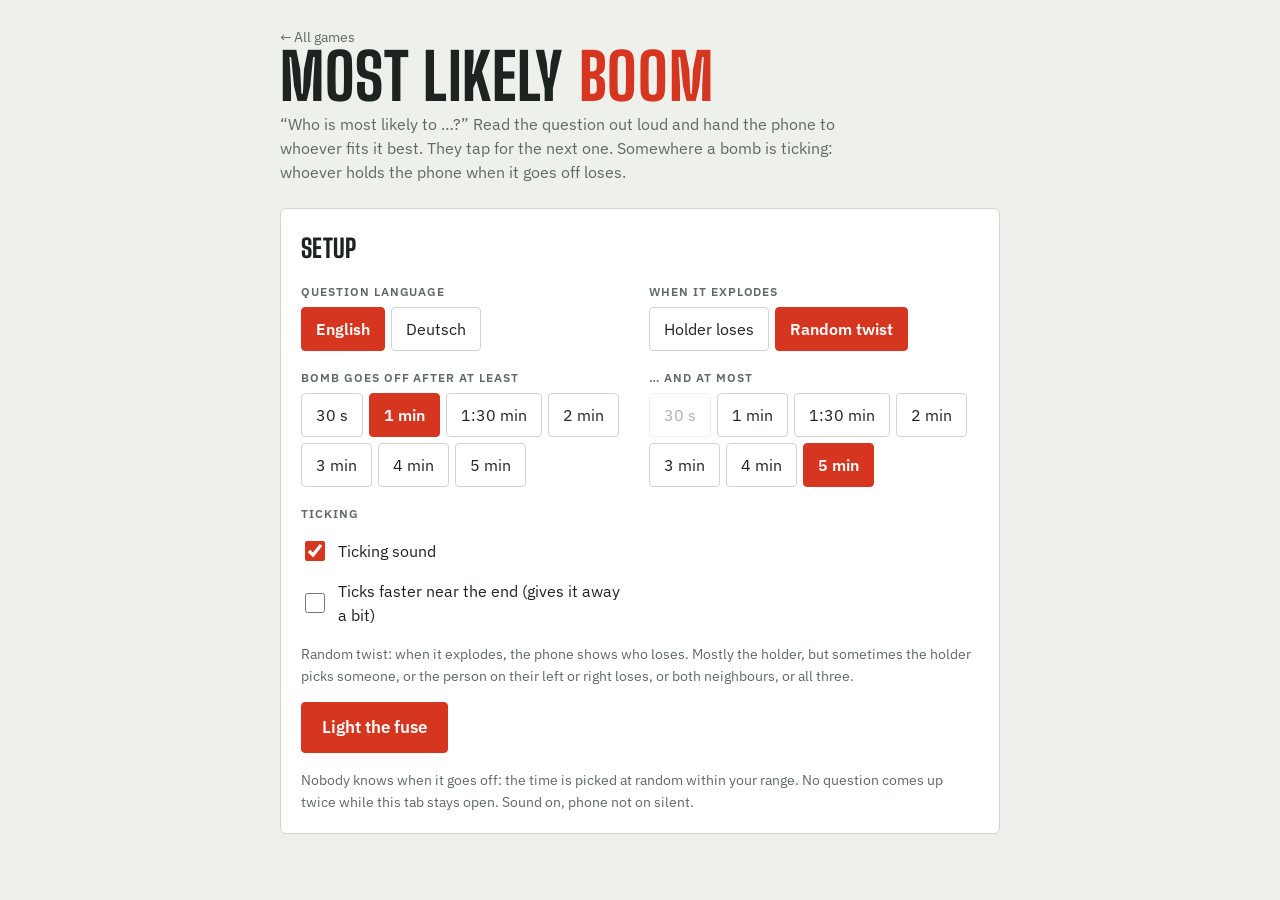
<file: site/games/most-likely-boom/index.html>
<!doctype html>
<html lang="en">
<head>
<meta charset="utf-8">
<meta name="viewport" content="width=device-width, initial-scale=1, viewport-fit=cover">
<meta name="theme-color" content="#1d2420">
<meta name="mobile-web-app-capable" content="yes">
<meta name="apple-mobile-web-app-capable" content="yes">
<meta name="apple-mobile-web-app-status-bar-style" content="black-translucent">
<meta name="apple-mobile-web-app-title" content="Minigames">
<link rel="manifest" href="../../manifest.webmanifest">
<link rel="icon" type="image/png" sizes="192x192" href="../../icons/icon-192.png">
<link rel="apple-touch-icon" href="../../icons/apple-touch-icon.png">
<script src="../../shared/pwa.js" data-root="../../"></script>
<title>Most Likely Boom</title>
<link rel="preconnect" href="https://fonts.googleapis.com">
<link rel="stylesheet" href="../../shared/theme.css">
<style>
/* Most Likely Boom: read the question, hand the phone to whoever fits it best, until the bomb goes off. */
.settings { display: grid; grid-template-columns: repeat(auto-fit, minmax(240px, 1fr)); gap: 18px; }
.seg { display: flex; flex-wrap: wrap; gap: 6px; }
.seg button[aria-pressed="true"] { background: var(--accent); color: var(--accent-fg); border-color: var(--accent); font-weight: 600; }
.seg button:disabled { opacity: .35; cursor: not-allowed; }
.toggle { display: flex; align-items: center; gap: 10px; cursor: pointer; min-height: 44px; }
.toggle input { width: 20px; height: 20px; accent-color: var(--accent); flex: none; }

/* Play + boom: the whole screen */
.full { position: fixed; inset: 0; z-index: 10; background: var(--face); color: var(--face-fg);
  display: grid; grid-template-rows: auto 1fr auto; text-align: center; overflow: hidden; user-select: none; -webkit-user-select: none;
  padding: max(12px, env(safe-area-inset-top)) max(16px, env(safe-area-inset-right)) max(16px, env(safe-area-inset-bottom)) max(16px, env(safe-area-inset-left)); }
.full-top { display: flex; justify-content: space-between; align-items: center; }
.full-top button { color: var(--face-fg); border-color: color-mix(in srgb, var(--face-fg) 40%, transparent); }
.full-top .count { font-family: var(--mono); font-size: .85rem; opacity: .6; }
.mid { display: grid; align-content: center; justify-items: center; gap: 2.2vmin; min-height: 0; }
.bomb { font-size: clamp(3rem, 14vmin, 7rem); line-height: 1; }
.bomb.tick { animation: tick .25s ease-out; }
@keyframes tick { 40% { transform: scale(1.12) rotate(-4deg); } }
.q-start { font-size: clamp(1rem, 4.5vmin, 1.6rem); opacity: .75; }
.q-end { font-family: var(--display); font-weight: var(--display-weight); text-transform: var(--display-case);
  font-size: clamp(2rem, min(9vw, 11vh), 5.5rem); line-height: 1; max-width: 22ch; text-wrap: balance; overflow-wrap: break-word; hyphens: auto; }
.q-end.fresh { animation: q-in .3s ease-out both; }
@keyframes q-in { from { opacity: 0; transform: translateY(10px); } to { opacity: 1; transform: none; } }
.pass-hint { font-size: .9rem; opacity: .65; max-width: 36ch; margin: 0 auto; }
.next { width: 100%; min-height: max(88px, 16vh); font-size: 1.3rem; border-radius: var(--radius-lg);
  background: var(--accent); color: var(--accent-fg); border: 0; font-weight: 600; touch-action: manipulation; }
.next:disabled { opacity: .5; }
.bottom { display: grid; gap: 10px; }

.boom { background: var(--accent); color: var(--accent-fg); }
.boom.flash { animation: boom-flash .9s ease-out; }
@keyframes boom-flash { 0% { background: var(--face-fg); } 15% { background: var(--pop-1); } 100% { background: var(--accent); } }
.boom .mid { gap: 3vmin; }
.boom .bang { font-size: clamp(4rem, 22vmin, 11rem); line-height: 1; }
.boom.flash .bang { animation: bang .7s cubic-bezier(.2, 1.6, .4, 1) both; }
@keyframes bang { from { transform: scale(.2); } to { transform: none; } }
.boom .title { font-family: var(--display); font-weight: var(--display-weight); text-transform: var(--display-case);
  font-size: clamp(2.6rem, min(14vw, 16vh), 7rem); line-height: .95; }
.boom .line { font-size: clamp(1.1rem, 5vmin, 1.8rem); max-width: 26ch; }
.boom .last { font-size: .9rem; opacity: .8; max-width: 40ch; }
.boom .row { justify-content: center; }
.boom button { border-color: var(--accent-fg); color: var(--accent-fg); }
.boom .primary { background: var(--accent-fg); color: var(--accent); }
@media (prefers-reduced-motion: reduce) { .bomb.tick, .q-end.fresh, .boom.flash, .boom.flash .bang { animation: none; } }
</style>
</head>
<body>
<main>
  <header>
    <a class="back" href="../../">← All games</a>
    <h1>Most Likely <span>Boom</span></h1>
    <p class="lede">“Who is most likely to …?” Read the question out loud and hand the phone to whoever fits it best. They tap for the next one. Somewhere a bomb is ticking: whoever holds the phone when it goes off loses.</p>
  </header>

  <section id="setup" class="panel page">
    <h2>Setup</h2>
    <div class="settings">
      <div class="field">
        <span class="label" id="langLabel">Question language</span>
        <div class="seg" id="langs" role="group" aria-labelledby="langLabel"></div>
      </div>
      <div class="field">
        <span class="label" id="ruleLabel">When it explodes</span>
        <div class="seg" id="rules" role="group" aria-labelledby="ruleLabel"></div>
      </div>
      <div class="field">
        <span class="label" id="minLabel">Bomb goes off after at least</span>
        <div class="seg" id="fuseMin" role="group" aria-labelledby="minLabel"></div>
      </div>
      <div class="field">
        <span class="label" id="maxLabel">… and at most</span>
        <div class="seg" id="fuseMax" role="group" aria-labelledby="maxLabel"></div>
      </div>
      <div class="field">
        <span class="label">Ticking</span>
        <label class="toggle" for="sound">
          <input id="sound" type="checkbox">
          <span>Ticking sound</span>
        </label>
        <label class="toggle" for="speedUp">
          <input id="speedUp" type="checkbox">
          <span>Ticks faster near the end (gives it away a bit)</span>
        </label>
      </div>
    </div>
    <p class="hint" id="ruleHint"></p>
    <div class="row">
      <button id="start" class="primary" type="button">Light the fuse</button>
    </div>
    <p class="hint">Nobody knows when it goes off: the time is picked at random within your range. No question comes up twice while this tab stays open. Sound on, phone not on silent.</p>
  </section>
</main>

<!-- PLAY -->
<section id="play" class="full" hidden>
  <div class="full-top">
    <button id="stop" type="button">Stop</button>
    <span class="count" id="qCount"></span>
  </div>
  <div class="mid">
    <div class="bomb" id="bomb" aria-hidden="true">💣</div>
    <div class="q-start" id="qStart"></div>
    <div class="q-end" id="qEnd" aria-live="polite"></div>
  </div>
  <div class="bottom">
    <p class="pass-hint">Read it out loud, then hand the phone to that person.</p>
    <button id="next" class="next" type="button">Next question</button>
  </div>
</section>

<!-- BOOM -->
<section id="boom" class="full boom" hidden>
  <div class="full-top"></div>
  <div class="mid" role="alert">
    <div class="bang" aria-hidden="true">💥</div>
    <div class="title" id="boomTitle"></div>
    <div class="line" id="boomLine"></div>
    <p class="last" id="boomLast"></p>
  </div>
  <div class="row">
    <button id="again" class="primary" type="button">Again</button>
    <button id="toSetup" type="button">Setup</button>
  </div>
</section>

<script type="module">
import { LANGS, FUSE_SECONDS, TAP_COOLDOWN_MS, fuseMs, questionStart, questionCount, pickQuestion, pickOutcome, outcomeText, tickGap } from "./logic.js";

const $ = (id) => document.getElementById(id);
const SETTINGS = "minigames:most-likely-boom:settings";
const USED = "minigames:most-likely-boom:used"; // sessionStorage: { [lang]: [index, …] }, this tab only

const load = (store, k, d) => { try { return JSON.parse(store.getItem(k)) ?? d; } catch { return d; } };
const keep = (store, k, v) => { try { store.setItem(k, JSON.stringify(v)); } catch {} };

const saved = load(localStorage, SETTINGS, {});
const settings = {
  lang: saved.lang in LANGS ? saved.lang : (navigator.language || "").startsWith("de") ? "de" : "en",
  min: FUSE_SECONDS.includes(saved.min) ? saved.min : 60,
  max: FUSE_SECONDS.includes(saved.max) ? saved.max : 300,
  rule: saved.rule === "holder" ? "holder" : "twist",
  sound: saved.sound ?? true,
  speedUp: saved.speedUp ?? false,
};
const save = () => keep(localStorage, SETTINGS, settings);

// ---------- setup ----------
const fmt = (s) => (s < 60 ? `${s} s` : s % 60 ? `${Math.floor(s / 60)}:${String(s % 60).padStart(2, "0")} min` : `${s / 60} min`);
function seg(box, options, current, onPick, disabled = () => false) {
  box.innerHTML = "";
  for (const [value, text] of options) {
    const b = document.createElement("button");
    b.type = "button"; b.textContent = text;
    b.setAttribute("aria-pressed", String(value === current));
    b.disabled = disabled(value);
    b.addEventListener("click", () => { onPick(value); save(); renderSetup(); });
    box.append(b);
  }
}
function renderSetup() {
  seg($("langs"), Object.entries(LANGS), settings.lang, (v) => (settings.lang = v));
  seg($("rules"), [["holder", "Holder loses"], ["twist", "Random twist"]], settings.rule, (v) => (settings.rule = v));
  // can't pick a shortest time above the longest one, or the other way round
  seg($("fuseMin"), FUSE_SECONDS.map((s) => [s, fmt(s)]), settings.min, (v) => (settings.min = v), (v) => v > settings.max);
  seg($("fuseMax"), FUSE_SECONDS.map((s) => [s, fmt(s)]), settings.max, (v) => (settings.max = v), (v) => v < settings.min);
  $("ruleHint").textContent = settings.rule === "twist"
    ? "Random twist: when it explodes, the phone shows who loses. Mostly the holder, but sometimes the holder picks someone, or the person on their left or right loses, or both neighbours, or all three."
    : "Whoever holds the phone when it explodes loses.";
}
$("sound").checked = settings.sound;
$("sound").addEventListener("change", () => { settings.sound = $("sound").checked; save(); });
$("speedUp").checked = settings.speedUp;
$("speedUp").addEventListener("change", () => { settings.speedUp = $("speedUp").checked; save(); });

// ---------- sound, vibration, screen ----------
let audio = null;
function ctx() {
  try { audio ||= new (window.AudioContext || window.webkitAudioContext)(); if (audio.state === "suspended") audio.resume(); } catch {}
  return audio;
}
function tickSound(high) {
  const a = settings.sound && ctx();
  if (!a) return;
  const o = a.createOscillator(), g = a.createGain();
  o.type = "square"; o.frequency.value = high ? 1500 : 1100;
  o.connect(g); g.connect(a.destination);
  g.gain.setValueAtTime(0.08, a.currentTime);
  g.gain.exponentialRampToValueAtTime(0.0001, a.currentTime + 0.04);
  o.start(); o.stop(a.currentTime + 0.05);
}
function boomSound() {
  const a = settings.sound && ctx();
  if (!a) return;
  const len = a.sampleRate * 1.6;
  const buf = a.createBuffer(1, len, a.sampleRate);
  const d = buf.getChannelData(0);
  for (let i = 0; i < len; i++) d[i] = (Math.random() * 2 - 1) * Math.pow(1 - i / len, 2.5);
  const noise = a.createBufferSource(); noise.buffer = buf;
  const lp = a.createBiquadFilter(); lp.type = "lowpass"; lp.frequency.setValueAtTime(3000, a.currentTime);
  lp.frequency.exponentialRampToValueAtTime(200, a.currentTime + 1.4);
  const g = a.createGain(); g.gain.value = 0.9;
  noise.connect(lp); lp.connect(g); g.connect(a.destination);
  const thump = a.createOscillator(), tg = a.createGain();
  thump.frequency.setValueAtTime(120, a.currentTime); thump.frequency.exponentialRampToValueAtTime(35, a.currentTime + 0.6);
  tg.gain.setValueAtTime(0.8, a.currentTime); tg.gain.exponentialRampToValueAtTime(0.001, a.currentTime + 0.8);
  thump.connect(tg); tg.connect(a.destination);
  noise.start(); thump.start(); thump.stop(a.currentTime + 0.9);
}
const buzz = (p) => { try { navigator.vibrate?.(p); } catch {} };
let wakeLock = null;
async function keepAwake(on) {
  try {
    if (on) wakeLock = await navigator.wakeLock?.request("screen");
    else { await wakeLock?.release?.(); wakeLock = null; }
  } catch {}
}

// ---------- a round ----------
let round = null; // { startAt, endAt, fuse, nextTick, ticks, loop, lastTap, shown, text }

function start() {
  ctx(); // unlock audio inside the tap (iOS)
  keepAwake(true);
  const fuse = fuseMs(settings.min, settings.max);
  const now = performance.now();
  round = { startAt: now, fuse, endAt: now + fuse, nextTick: now, ticks: 0, lastTap: 0, shown: 0, text: "" };
  $("qStart").textContent = questionStart(settings.lang);
  $("qStart").lang = $("qEnd").lang = settings.lang;
  $("boom").hidden = true;
  $("play").hidden = false;
  nextQuestion(true);
  round.loop = setInterval(loop, 40);
  $("next").focus({ preventScroll: true });
}

function loop() {
  if (!round) return;
  const now = performance.now();
  if (now >= round.endAt) return explode();
  if (now >= round.nextTick) {
    round.ticks++;
    tickSound(round.ticks % 2);
    const b = $("bomb");
    b.classList.remove("tick"); void b.offsetWidth; b.classList.add("tick");
    round.nextTick = now + tickGap(now - round.startAt, round.fuse, settings.speedUp);
  }
}

function nextQuestion(first = false) {
  if (!round) return;
  const now = performance.now();
  if (!first && now - round.lastTap < TAP_COOLDOWN_MS) return;
  round.lastTap = now;
  const used = load(sessionStorage, USED, {});
  const p = pickQuestion(settings.lang, used[settings.lang]);
  used[settings.lang] = p.used;
  keep(sessionStorage, USED, used);
  round.shown++;
  round.text = p.text;
  const q = $("qEnd");
  q.textContent = p.text;
  q.classList.remove("fresh"); void q.offsetWidth; q.classList.add("fresh");
  $("qCount").textContent = `${p.used.length} / ${questionCount(settings.lang)}`;
  if (!first) buzz(25);
  // the button rests for a moment so a double tap can't skip a question
  $("next").disabled = true;
  setTimeout(() => { if (round) $("next").disabled = false; }, TAP_COOLDOWN_MS);
}

function stopRound() {
  if (!round) return;
  clearInterval(round.loop);
  const r = round;
  round = null;
  keepAwake(false);
  return r;
}

function explode() {
  const r = stopRound();
  boomSound();
  buzz([600, 120, 400]);
  const [title, line] = outcomeText(pickOutcome(settings.rule), settings.lang);
  $("boomTitle").textContent = title;
  $("boomLine").textContent = line;
  $("boomLast").textContent = r ? `${settings.lang === "de" ? "Letzte Frage" : "Last question"}: ${questionStart(settings.lang).replace(/\s*…$/, "")} ${r.text}` : "";
  $("boomTitle").lang = $("boomLine").lang = $("boomLast").lang = settings.lang;
  $("play").hidden = true;
  const b = $("boom");
  b.hidden = false;
  b.classList.remove("flash"); void b.offsetWidth; b.classList.add("flash");
  // a frantic last tap shouldn't hit "Again" straight away
  $("again").disabled = true;
  setTimeout(() => { $("again").disabled = false; $("again").focus({ preventScroll: true }); }, 1200);
}

$("start").addEventListener("click", start);
$("next").addEventListener("pointerdown", (e) => { e.preventDefault(); nextQuestion(); });
$("next").addEventListener("click", (e) => { if (e.detail === 0) nextQuestion(); }); // keyboard / screen reader
$("stop").addEventListener("click", () => { stopRound(); $("play").hidden = true; });
$("again").addEventListener("click", start);
$("toSetup").addEventListener("click", () => { $("boom").hidden = true; });

window.addEventListener("keydown", (e) => {
  if (e.code !== "Space" && e.code !== "Enter" && e.code !== "NumpadEnter") return;
  if (e.target.id === "stop") return;
  if (!$("play").hidden) { e.preventDefault(); if (!e.repeat) nextQuestion(); }
  else if (!$("boom").hidden && e.target === document.body) { e.preventDefault(); if (!e.repeat && !$("again").disabled) start(); }
});
// Timers freeze while the screen is off; catch up (and maybe explode) as soon as it's back.
document.addEventListener("visibilitychange", () => { if (!document.hidden && round) { keepAwake(true); loop(); } });

renderSetup();
</script>
</body>
</html>
</file>
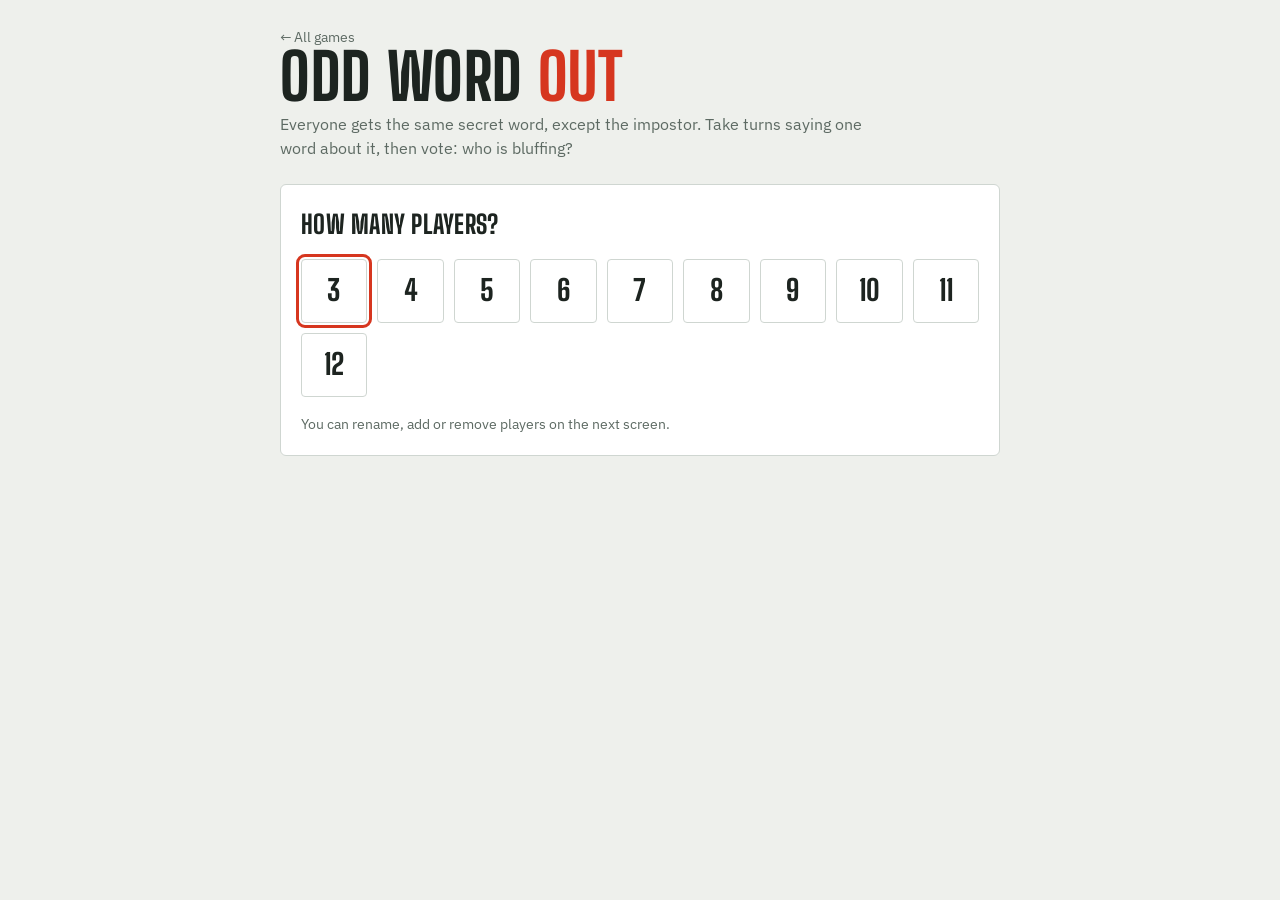
<file: site/games/odd-word-out/index.html>
<!doctype html>
<html lang="en">
<head>
<meta charset="utf-8">
<meta name="viewport" content="width=device-width, initial-scale=1, viewport-fit=cover">
<meta name="theme-color" content="#1d2420">
<meta name="mobile-web-app-capable" content="yes">
<meta name="apple-mobile-web-app-capable" content="yes">
<meta name="apple-mobile-web-app-status-bar-style" content="black-translucent">
<meta name="apple-mobile-web-app-title" content="Minigames">
<link rel="manifest" href="../../manifest.webmanifest">
<link rel="icon" type="image/png" sizes="192x192" href="../../icons/icon-192.png">
<link rel="apple-touch-icon" href="../../icons/apple-touch-icon.png">
<script src="../../shared/pwa.js" data-root="../../"></script>
<title>Odd Word Out</title>
<link rel="preconnect" href="https://fonts.googleapis.com">
<link rel="stylesheet" href="../../shared/theme.css">
<style>
/* Odd Word Out: pass one phone around; everyone sees the secret word except the impostor. */
body.playing header { display: none; }
.play-page { min-height: calc(100dvh - 72px - env(safe-area-inset-top, 0px) - env(safe-area-inset-bottom, 0px)); align-content: center; }

.settings { display: grid; grid-template-columns: repeat(auto-fit, minmax(220px, 1fr)); gap: 16px; }
.seg { display: flex; flex-wrap: wrap; gap: 6px; }
.seg button[aria-pressed="true"] { background: var(--accent); color: var(--accent-fg); border-color: var(--accent); font-weight: 600; }
.stepper { display: flex; align-items: center; gap: 8px; }
.stepper button { width: 44px; padding: 0; font-size: 1.3rem; }
/* at the limit: greyed out so it's clear you can't add/remove another impostor */
.stepper button:disabled, .players button:disabled, #addPlayer:disabled { opacity: .35; cursor: not-allowed; }
.stepper output { font-family: var(--mono); font-size: 1.3rem; min-width: 2ch; text-align: center; }
.toggle { display: flex; align-items: center; gap: 10px; cursor: pointer; min-height: 44px; }
.toggle input { width: 20px; height: 20px; accent-color: var(--accent); flex: none; }

.players { list-style: none; margin: 0; padding: 0; display: grid; gap: 8px; }
.players li { display: grid; grid-template-columns: 2.2em 1fr auto; gap: 8px; align-items: center; }
.players .num { font-family: var(--mono); color: var(--muted); text-align: right; }
.players input { width: 100%; }

.cats { display: flex; flex-wrap: wrap; gap: 8px; }
.cats label { display: inline-flex; align-items: center; gap: 8px; min-height: 44px; padding: 6px 12px;
  border: 1px solid var(--line); border-radius: 999px; cursor: pointer; user-select: none; }
.cats label:has(input:checked) { border-color: var(--accent); background: color-mix(in srgb, var(--accent) 14%, transparent); }
.cats input { width: 18px; height: 18px; accent-color: var(--accent); margin: 0; }
.cats .n { color: var(--muted); font-family: var(--mono); font-size: .8rem; }
.linkish { border: 0; padding: 0; min-height: 32px; background: none; color: var(--muted); text-decoration: underline; font-size: .85rem; }

/* Pass + card pages */
.face { padding: 28px 20px; display: grid; gap: 16px; justify-items: center; text-align: center; user-select: none; }
.face .meta { font-family: var(--mono); font-size: .85rem; opacity: .7; }
.who { font-family: var(--display); font-size: clamp(2.4rem, 10vw, 4rem); font-weight: var(--display-weight);
  text-transform: var(--display-case); line-height: 1; overflow-wrap: anywhere; }
.face .hint { color: var(--face-fg); opacity: .75; max-width: 34ch; }
.face .primary { width: min(100%, 360px); }
.crumbs { display: flex; gap: 6px; justify-content: center; flex-wrap: wrap; }
.crumbs i { width: 10px; height: 10px; border-radius: 50%; border: 2px solid var(--face-fg); opacity: .5; }
.crumbs i.done { background: var(--face-fg); }
.crumbs i.now { background: var(--accent); border-color: var(--accent); opacity: 1; }

.card { width: min(100%, 360px); min-height: min(52dvh, 360px); border-radius: var(--radius-lg); display: grid;
  align-content: center; justify-items: center; gap: 10px; padding: 24px 16px;
  border: 3px solid var(--face-fg); background: var(--panel); color: var(--fg); }
.card .word { font-family: var(--display); font-weight: var(--display-weight); text-transform: var(--display-case);
  font-size: clamp(2.2rem, 11vw, 3.6rem); line-height: 1; overflow-wrap: anywhere; hyphens: auto; }
/* Impostor card looks like every other card (no red glow on the face in a dark room); only the word is red. */
.card.impostor .word { color: var(--accent); }
.card .label { color: inherit; opacity: .75; }
.card .sub { font-size: 1rem; }
.card.flip { animation: flip .35s ease-out both; }
@keyframes flip { from { transform: perspective(800px) rotateY(80deg); opacity: 0; } to { transform: none; opacity: 1; } }
@media (prefers-reduced-motion: reduce) { .card.flip { animation: none; } }

/* Discuss + result */
.order { margin: 0; padding-left: 1.6em; display: grid; gap: 4px; }
.order li.first { font-weight: 600; color: var(--accent); }
.big { font-family: var(--display); font-weight: var(--display-weight); text-transform: var(--display-case);
  font-size: clamp(2.2rem, 10vw, 3.6rem); line-height: 1; overflow-wrap: anywhere; }
.big.accent { color: var(--accent); }
.reveal-box { display: grid; gap: 6px; }
.history { display: flex; flex-wrap: wrap; gap: 6px; }
.notice { border: 2px solid var(--accent); border-radius: var(--radius); padding: 10px 12px; margin: 0; }

.count-pick { display: grid; grid-template-columns: repeat(auto-fill, minmax(64px, 1fr)); gap: 10px; }
.count-pick button { min-height: 64px; font-family: var(--display); font-weight: var(--display-weight); font-size: 1.8rem; }
.count-pick button:hover { border-color: var(--accent); color: var(--accent); }

@media (max-width: 480px) {
  .players li { grid-template-columns: 1.6em 1fr auto; }
}
</style>
</head>
<body>
<main>
  <header>
    <a class="back" href="../../">← All games</a>
    <h1>Odd Word <span>Out</span></h1>
    <p class="lede">Everyone gets the same secret word, except the impostor. Take turns saying one word about it, then vote: who is bluffing?</p>
  </header>

  <!-- PLAYER COUNT: first visit, no players saved yet -->
  <section id="count" class="panel page" hidden>
    <h2>How many players?</h2>
    <div id="countPick" class="count-pick" role="group" aria-label="Number of players"></div>
    <p class="hint">You can rename, add or remove players on the next screen.</p>
  </section>

  <!-- SETUP -->
  <section id="setup" class="panel page" hidden>
    <h2>Setup</h2>
    <div class="settings">
      <div class="field">
        <span class="label" id="langLabel">Word language</span>
        <div class="seg" id="langs" role="group" aria-labelledby="langLabel"></div>
      </div>
      <div class="field">
        <span class="label" id="impLabel">Impostors</span>
        <div class="stepper" role="group" aria-labelledby="impLabel">
          <button id="impMinus" type="button" aria-label="Fewer impostors">−</button>
          <output id="impCount" aria-live="polite">1</output>
          <button id="impPlus" type="button" aria-label="More impostors">+</button>
        </div>
      </div>
      <div class="field">
        <span class="label">Impostor hint</span>
        <label class="toggle" for="hint">
          <input id="hint" type="checkbox">
          <span>Impostor sees the category</span>
        </label>
      </div>
    </div>
    <div class="field">
      <span class="label">Players</span>
      <ul id="playerList" class="players"></ul>
      <div class="row">
        <button id="addPlayer" type="button">+ Add player</button>
      </div>
    </div>
    <div class="field">
      <div class="row" style="justify-content: space-between">
        <span class="label">Categories</span>
        <span class="row" style="gap: 14px">
          <button id="catsAll" class="linkish" type="button">All</button>
          <button id="catsNone" class="linkish" type="button">None</button>
        </span>
      </div>
      <div id="cats" class="cats"></div>
      <p id="poolInfo" class="hint"></p>
    </div>
    <p id="setupError" class="hint" role="alert"></p>
    <div class="row">
      <button id="startGame" class="primary" type="button">Start game</button>
    </div>
    <p class="hint">No word comes up twice while this tab stays open. Pass the device on after each card; press <kbd>Space</kbd> or <kbd>Enter</kbd> on a keyboard.</p>
  </section>

  <!-- PASS: hand the device to the next player -->
  <section id="pass" class="face play-page page" hidden>
    <div class="meta" id="passMeta"></div>
    <div class="crumbs" id="crumbs" aria-hidden="true"></div>
    <span class="label" style="color: inherit; opacity: .7">Pass the phone to</span>
    <div class="who" id="passWho"></div>
    <p class="hint">Make sure nobody else can see the screen.</p>
    <button id="showCard" class="primary" type="button"></button>
  </section>

  <!-- CARD: one player's role -->
  <section id="card" class="face play-page page" hidden>
    <div class="meta" id="cardWho"></div>
    <div id="cardBox" class="card" aria-live="polite"></div>
    <button id="hideCard" class="primary" type="button"></button>
  </section>

  <!-- DISCUSS -->
  <section id="discuss" class="panel page" hidden>
    <span class="label" id="discussMeta"></span>
    <h2>Everyone has seen their card</h2>
    <p class="hint">Go round in this order. Each player says <b>one word</b> that fits the secret word, without giving it away. Two rounds, then discuss and point at the impostor together.</p>
    <div class="reveal-box">
      <span class="label">Starts</span>
      <div class="big accent" id="starter"></div>
    </div>
    <ol id="order" class="order"></ol>
    <div class="row">
      <button id="reveal" class="primary" type="button">Reveal the impostor</button>
    </div>
  </section>

  <!-- RESULT -->
  <section id="result" class="panel page" hidden>
    <div class="reveal-box">
      <span class="label" id="impTitle">The impostor was</span>
      <div class="big accent" id="impNames"></div>
    </div>
    <div class="reveal-box">
      <span class="label">The word was</span>
      <div class="big" id="theWord"></div>
      <p class="hint" id="theCat"></p>
    </div>
    <p class="hint">Impostor caught? The impostor can still win by guessing the word.</p>
    <div class="row">
      <button id="nextRound" class="primary" type="button">Next round, new word</button>
      <button id="toSetup" type="button">Back to setup</button>
    </div>
    <div class="field">
      <span class="label">Words this session</span>
      <div id="history" class="history"></div>
    </div>
  </section>
</main>

<script type="module">
import { LANGS, MIN_PLAYERS, MAX_PLAYERS, categories, pool, pickWord, wordsLeft, maxImpostors, dealImpostors, nextSince, pickStarter } from "./logic.js";

const $ = (id) => document.getElementById(id);
const SETTINGS = "minigames:odd-word-out:settings";
const USED = "minigames:odd-word-out:used"; // sessionStorage: { [lang]: [word, …] }, this tab only

const load = (store, k, d) => { try { return JSON.parse(store.getItem(k)) ?? d; } catch { return d; } };
const keep = (store, k, v) => { try { store.setItem(k, JSON.stringify(v)); } catch {} };

const saved = load(localStorage, SETTINGS, {});
const settings = {
  lang: saved.lang in LANGS ? saved.lang : (navigator.language || "").startsWith("de") ? "de" : "en",
  players: Array.isArray(saved.players) && saved.players.length >= MIN_PLAYERS ? saved.players.map(String) : [],
  impostors: Number.isFinite(saved.impostors) ? saved.impostors : 1,
  hint: saved.hint ?? true,
  cats: Array.isArray(saved.cats) ? saved.cats : categories("en").map((c) => c.id),
};
const save = () => keep(localStorage, SETTINGS, settings);
const usedWords = () => load(sessionStorage, USED, {});

let game = null; // { names, impostors: [i], word, cat, starter, turn, round, history: [] }
let rounds = 0;
let since = []; // rounds since each seat was last an impostor (fair random), reset per game
const history = load(sessionStorage, USED + ":history", []);

// ---------- setup ----------
function renderLangs() {
  const box = $("langs");
  box.innerHTML = "";
  for (const [id, name] of Object.entries(LANGS)) {
    const b = document.createElement("button");
    b.type = "button"; b.textContent = name; b.setAttribute("aria-pressed", String(settings.lang === id));
    b.addEventListener("click", () => { settings.lang = id; save(); renderLangs(); renderCats(); });
    box.append(b);
  }
}

function renderCats() {
  const box = $("cats");
  box.innerHTML = "";
  for (const c of categories(settings.lang)) {
    const l = document.createElement("label");
    const inp = document.createElement("input");
    inp.type = "checkbox"; inp.checked = settings.cats.includes(c.id);
    inp.addEventListener("change", () => {
      settings.cats = inp.checked ? [...new Set([...settings.cats, c.id])] : settings.cats.filter((x) => x !== c.id);
      save(); renderPool();
    });
    const n = document.createElement("span");
    n.className = "n"; n.textContent = c.words.length;
    l.append(inp, document.createTextNode(c.name), n);
    box.append(l);
  }
  renderPool();
}

function renderPool() {
  const total = pool(settings.lang, settings.cats).length;
  const left = wordsLeft(settings.lang, settings.cats, usedWords()[settings.lang]);
  const none = !categories(settings.lang).some((c) => settings.cats.includes(c.id));
  $("poolInfo").textContent = (none ? "No category picked, so all of them are used. " : "") +
    `${left} of ${total} words not played yet.`;
}

function renderPlayers() {
  const ul = $("playerList");
  ul.innerHTML = "";
  settings.players.forEach((name, i) => {
    const li = document.createElement("li");
    const num = document.createElement("span");
    num.className = "num"; num.textContent = i + 1;
    const inp = document.createElement("input");
    inp.type = "text"; inp.value = name; inp.maxLength = 24; inp.enterKeyHint = "next";
    inp.setAttribute("aria-label", `Player ${i + 1} name`);
    inp.addEventListener("input", () => { settings.players[i] = inp.value; save(); });
    const del = document.createElement("button");
    del.type = "button"; del.textContent = "Remove";
    del.disabled = settings.players.length <= MIN_PLAYERS;
    del.addEventListener("click", () => { settings.players.splice(i, 1); save(); renderPlayers(); });
    li.append(num, inp, del);
    ul.append(li);
  });
  $("addPlayer").disabled = settings.players.length >= MAX_PLAYERS;
  renderImpostors();
}

function renderImpostors() {
  const max = maxImpostors(settings.players.length);
  settings.impostors = Math.min(Math.max(1, settings.impostors), max);
  $("impCount").textContent = settings.impostors;
  $("impMinus").disabled = settings.impostors <= 1;
  $("impPlus").disabled = settings.impostors >= max;
}

$("addPlayer").addEventListener("click", () => {
  settings.players.push(`Player ${settings.players.length + 1}`);
  save(); renderPlayers();
  $("playerList").lastElementChild.querySelector("input").select();
});
$("impMinus").addEventListener("click", () => { settings.impostors--; save(); renderImpostors(); });
$("impPlus").addEventListener("click", () => { settings.impostors++; save(); renderImpostors(); });
$("hint").checked = settings.hint;
$("hint").addEventListener("change", () => { settings.hint = $("hint").checked; save(); });
$("catsAll").addEventListener("click", () => { settings.cats = categories(settings.lang).map((c) => c.id); save(); renderCats(); });
$("catsNone").addEventListener("click", () => { settings.cats = []; save(); renderCats(); });

// ---------- pages ----------
const PAGES = ["count", "setup", "pass", "card", "discuss", "result"];
function show(id) {
  for (const p of PAGES) $(p).hidden = p !== id;
  document.body.classList.toggle("playing", id !== "setup" && id !== "count");
  window.scrollTo(0, 0);
  const main = { pass: "showCard", card: "hideCard", discuss: "reveal", result: "nextRound" }[id];
  if (main) $(main).focus({ preventScroll: true });
}

function startGame() {
  const names = settings.players.map((n, i) => n.trim() || `Player ${i + 1}`);
  const dupes = names.filter((n, i) => names.findIndex((m) => m.toLowerCase() === n.toLowerCase()) !== i);
  if (dupes.length) { $("setupError").textContent = `Two players are called “${dupes[0]}”. Give everyone a different name.`; return; }
  $("setupError").textContent = "";
  rounds = 0;
  since = [];
  newRound(names);
}

function newRound(names) {
  const used = usedWords();
  const pick = pickWord(settings.lang, settings.cats, used[settings.lang]);
  used[settings.lang] = pick.used;
  keep(sessionStorage, USED, used);
  rounds++;
  game = {
    names,
    impostors: dealImpostors(names.length, settings.impostors, undefined, since),
    word: pick.word, cat: pick.cat, reset: pick.reset,
    starter: pickStarter(names.length),
    turn: 0,
  };
  since = nextSince(since, names.length, game.impostors);
  showPass();
}

function showPass() {
  const { names, turn } = game;
  $("passMeta").textContent = `Round ${rounds} · card ${turn + 1} of ${names.length}`;
  $("passWho").textContent = names[turn];
  $("showCard").textContent = `I'm ${names[turn]}, show my card`;
  const crumbs = $("crumbs");
  crumbs.innerHTML = "";
  names.forEach((_, i) => { const d = document.createElement("i"); if (i < turn) d.className = "done"; if (i === turn) d.className = "now"; crumbs.append(d); });
  show("pass");
}

function showCard() {
  const { names, turn } = game;
  const box = $("cardBox");
  const imp = game.impostors.includes(turn);
  box.className = "card flip" + (imp ? " impostor" : "");
  box.innerHTML = "";
  const add = (tag, cls, text) => { const el = document.createElement(tag); el.className = cls; el.textContent = text; box.append(el); };
  if (imp) {
    add("span", "label", "You are");
    add("div", "word", "The impostor");
    if (settings.hint) add("p", "sub", `Category: ${game.cat}`);
    add("p", "sub", game.impostors.length > 1 ? `There are ${game.impostors.length} impostors. Blend in and find out the word.` : "Blend in and find out the word.");
  } else {
    add("span", "label", "The secret word");
    add("div", "word", game.word);
    add("p", "sub", game.cat);
  }
  box.lang = settings.lang;
  $("cardWho").textContent = names[turn];
  $("hideCard").textContent = turn + 1 < names.length ? `Hide, pass to ${names[turn + 1]}` : "Hide, everyone's done";
  show("card");
}

function hideCard() {
  game.turn++;
  if (game.turn < game.names.length) showPass();
  else showDiscuss();
}

function showDiscuss() {
  const { names, starter } = game;
  $("discussMeta").textContent = `Round ${rounds}`;
  $("starter").textContent = names[starter];
  const ol = $("order");
  ol.innerHTML = "";
  for (let k = 0; k < names.length; k++) {
    const li = document.createElement("li");
    li.textContent = names[(starter + k) % names.length];
    if (k === 0) li.className = "first";
    ol.append(li);
  }
  show("discuss");
}

function showResult() {
  const imps = game.impostors.map((i) => game.names[i]);
  $("impTitle").textContent = imps.length > 1 ? "The impostors were" : "The impostor was";
  $("impNames").textContent = imps.join(" & ");
  $("theWord").textContent = game.word;
  $("theWord").lang = settings.lang;
  $("theCat").textContent = game.cat + (game.reset ? " · every word of these categories has been played, so they started over" : "");
  history.push(game.word);
  keep(sessionStorage, USED + ":history", history.slice(-200));
  const h = $("history");
  h.innerHTML = "";
  for (const w of history.slice(-40).reverse()) {
    const c = document.createElement("span");
    c.className = "chip"; c.textContent = w;
    h.append(c);
  }
  show("result");
}

$("startGame").addEventListener("click", startGame);
$("showCard").addEventListener("click", showCard);
$("hideCard").addEventListener("click", hideCard);
$("reveal").addEventListener("click", showResult);
$("nextRound").addEventListener("click", () => newRound(game.names));
$("toSetup").addEventListener("click", () => { renderPool(); show("setup"); });

// Space/Enter drives the main button on every page except setup (where you type names).
window.addEventListener("keydown", (e) => {
  if (e.code !== "Space" && e.code !== "Enter" && e.code !== "NumpadEnter") return;
  if (!$("setup").hidden || e.target.closest?.("button:not(.primary), input, a")) return;
  e.preventDefault();
  if (e.repeat) return;
  const page = PAGES.find((p) => !$(p).hidden);
  const main = { pass: "showCard", card: "hideCard", discuss: "reveal", result: "nextRound" }[page];
  if (main) $(main).click();
});

renderLangs();
renderCats();
// First visit (no players saved): ask how many play, then name them Player 1, Player 2, …
for (let n = MIN_PLAYERS; n <= 12; n++) {
  const b = document.createElement("button");
  b.type = "button"; b.textContent = n;
  b.setAttribute("aria-label", `${n} players`);
  b.addEventListener("click", () => {
    settings.players = Array.from({ length: n }, (_, i) => `Player ${i + 1}`);
    save(); renderPlayers(); show("setup");
  });
  $("countPick").append(b);
}
renderPlayers();
show(settings.players.length ? "setup" : "count");
if (!settings.players.length) $("countPick").firstElementChild.focus({ preventScroll: true });
</script>
</body>
</html>
</file>
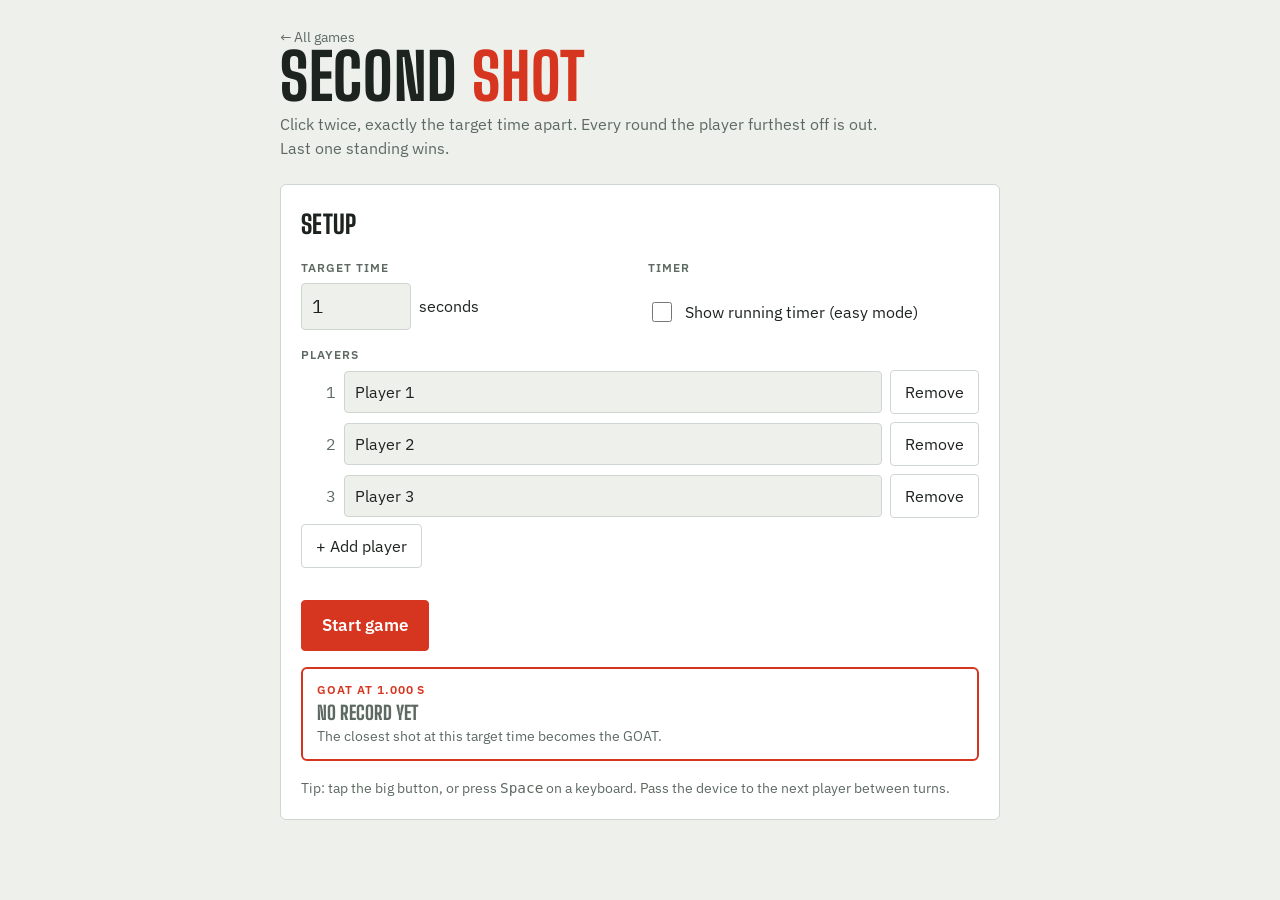
<file: site/games/second-shot/index.html>
<!doctype html>
<html lang="en">
<head>
<meta charset="utf-8">
<meta name="viewport" content="width=device-width, initial-scale=1, viewport-fit=cover">
<meta name="theme-color" content="#1d2420">
<meta name="mobile-web-app-capable" content="yes">
<meta name="apple-mobile-web-app-capable" content="yes">
<meta name="apple-mobile-web-app-status-bar-style" content="black-translucent">
<meta name="apple-mobile-web-app-title" content="Minigames">
<link rel="manifest" href="../../manifest.webmanifest">
<link rel="icon" type="image/png" sizes="192x192" href="../../icons/icon-192.png">
<link rel="apple-touch-icon" href="../../icons/apple-touch-icon.png">
<script src="../../shared/pwa.js" data-root="../../"></script>
<title>Second Shot</title>
<link rel="preconnect" href="https://fonts.googleapis.com">
<link rel="stylesheet" href="../../shared/theme.css">
<style>
/* Second Shot: stopwatch face as the hero, setup and results as panels. */
/* The timer page takes the whole screen; the header only shows on setup. */
body.playing header { display: none; }
#turn { min-height: calc(100dvh - 72px - env(safe-area-inset-top, 0px) - env(safe-area-inset-bottom, 0px)); align-content: center; }
@media (max-width: 480px) {
  .face { padding: 18px 12px; gap: 10px; }
  .results th, .results td { padding: 8px 4px; font-size: .9rem; }
  .results th:last-child, .results td:last-child { display: none; } /* drop the bar column on phones */
  .players li { grid-template-columns: 1.6em 1fr auto; }
  .target-input input { width: 100%; }
}
.crumbs { display: flex; gap: 6px; justify-content: center; flex-wrap: wrap; }
.crumbs i { width: 10px; height: 10px; border-radius: 50%; border: 2px solid var(--face-fg); opacity: .5; }
.crumbs i.done { background: var(--face-fg); }
.crumbs i.now { background: var(--accent); border-color: var(--accent); opacity: 1; }
.settings { display: grid; grid-template-columns: repeat(auto-fit, minmax(220px, 1fr)); gap: 16px; }
.target-input { display: flex; align-items: center; gap: 8px; }
.target-input input { width: 110px; font-family: var(--mono); font-size: 1.2rem; }
.toggle { display: flex; align-items: center; gap: 10px; cursor: pointer; }
.toggle input { width: 20px; height: 20px; accent-color: var(--accent); }
.players { list-style: none; margin: 0; padding: 0; display: grid; gap: 8px; }
.players li { display: grid; grid-template-columns: 2.2em 1fr auto; gap: 8px; align-items: center; }
.players .num { font-family: var(--mono); color: var(--muted); text-align: right; }
.players input { width: 100%; }

/* GOAT record: the best shot ever made in this browser at the current target time */
.goat { display: grid; grid-template-columns: auto 1fr auto; gap: 4px 14px; align-items: baseline;
  border: 2px solid var(--accent); border-radius: var(--radius); padding: 12px 14px; }
.goat .label { grid-column: 1 / -1; color: var(--accent); }
.goat .g-name { font-family: var(--display); font-weight: var(--display-weight); font-size: 1.6rem; text-transform: var(--display-case); line-height: 1; overflow-wrap: anywhere; grid-column: 1 / 3; }
.goat .g-time { font-family: var(--mono); font-weight: 600; font-variant-numeric: tabular-nums; text-align: right; }
.goat .g-meta { grid-column: 1 / -1; color: var(--muted); font-size: .85rem; }
.goat.empty .g-name { color: var(--muted); font-size: 1.2rem; }
.goat-line { font-family: var(--mono); font-size: .85rem; color: var(--face-fg); opacity: .8; }
.goat-line b { color: var(--accent); }
.goat-new { color: var(--accent); font-weight: 600; }
.goat.fresh { animation: goat-flash 1.2s ease-out 2; }
@keyframes goat-flash { 30% { box-shadow: 0 0 0 8px color-mix(in srgb, var(--accent) 30%, transparent); } }
@media (prefers-reduced-motion: reduce) { .goat.fresh { animation: none; } }
.linkish { border: 0; padding: 0; background: none; color: var(--muted); text-decoration: underline; font-size: .85rem; justify-self: start; }

/* Stopwatch face */
.face {
  padding: 24px 20px;
  display: grid; gap: 14px; justify-items: center; text-align: center; user-select: none;
}
.face .who { font-family: var(--display); font-size: clamp(2rem, 7vw, 3rem); font-weight: var(--display-weight); text-transform: var(--display-case); line-height: 1; }
.face .meta { font-family: var(--mono); font-size: .85rem; opacity: .7; }
.readout { font-family: var(--mono); font-weight: 600; font-variant-numeric: tabular-nums; font-size: clamp(3rem, 15vw, 6rem); line-height: 1; letter-spacing: -.02em; }
.readout.hidden-time { opacity: .35; }
.hit {
  width: min(100%, 360px, 48dvh); aspect-ratio: 1 / 1;
  -webkit-user-select: none; user-select: none; -webkit-touch-callout: none; max-width: 100%; border-radius: 50%;
  border: 6px solid var(--face-fg); background: var(--accent); color: var(--accent-fg);
  font-family: var(--display); font-weight: var(--display-weight); font-size: clamp(1.6rem, 6vw, 2.4rem); text-transform: var(--display-case);
  touch-action: manipulation; transition: transform .06s;
}
.hit:active { transform: scale(.97); }
.hit.running { background: var(--face-fg); color: var(--face); animation: pulse 1s infinite; }
.hit.done { background: transparent; color: var(--face-fg); border-style: dashed; cursor: default; }
@keyframes pulse { 50% { box-shadow: 0 0 0 14px color-mix(in srgb, var(--accent) 25%, transparent); } }
@media (prefers-reduced-motion: reduce) { .hit.running { animation: none; } .hit { transition: none; } }
.verdict { font-family: var(--mono); font-size: 1.1rem; min-height: 1.5em; }

/* Results */
.results { width: 100%; border-collapse: collapse; font-variant-numeric: tabular-nums; }
.results th, .results td { padding: 8px 6px; border-bottom: 1px solid var(--line); text-align: left; }
.results th { font-size: .75rem; text-transform: uppercase; letter-spacing: .08em; color: var(--muted); font-weight: 600; }
.results tr.out td { color: var(--accent); }
.results tr.out td:first-child::after { content: " · OUT"; font-weight: 600; }
.results tr.perfect td { color: var(--good); font-weight: 600; }
.results tr.perfect td:first-child::after { content: " · PERFECT"; }
.results tr.best td:first-child::after { content: " · closest"; color: var(--good); font-weight: 600; }
.bar { height: 8px; background: var(--line); border-radius: var(--radius-sm); overflow: hidden; min-width: 60px; }
.bar i { display: block; height: 100%; background: var(--muted); }
.out .bar i { background: var(--accent); }
.table-wrap { overflow-x: auto; }
.standings { display: flex; flex-wrap: wrap; gap: 6px; }
.chip.gone { text-decoration: line-through; color: var(--muted); }
.winner { font-family: var(--display); font-size: clamp(2.8rem, 12vw, 6rem); font-weight: var(--display-weight); text-transform: var(--display-case); color: var(--accent); line-height: 1; overflow-wrap: anywhere; }

/* Winner screen */
.win { position: relative; overflow: hidden; }
.win > *:not(canvas) { position: relative; z-index: 1; }
#confetti { position: absolute; inset: 0; width: 100%; height: 100%; pointer-events: none; z-index: 2; }
.win-head { display: grid; gap: 6px; justify-items: center; text-align: center; padding-block: 16px; }
.win .row { justify-content: center; }
.win.play .win-head .label { animation: rise .5s ease-out both; }
.win.play .winner { animation: stamp .9s cubic-bezier(.2, 1.6, .4, 1) .15s both, glow 1.6s ease-in-out 1.1s 3; }
.win.play #winNote { animation: rise .5s ease-out .9s both; }
@keyframes stamp { 0% { transform: scale(3) rotate(-8deg); opacity: 0; } 60% { opacity: 1; } 100% { transform: none; opacity: 1; } }
@keyframes rise { from { transform: translateY(12px); opacity: 0; } to { transform: none; opacity: 1; } }
@keyframes glow { 50% { text-shadow: 0 0 24px var(--accent); } }
@media (prefers-reduced-motion: reduce) {
  .win.play .winner, .win.play #winNote, .win.play .win-head .label { animation: none; }
}

/* Round history */
.history { display: grid; gap: 8px; }
.history:empty { display: none; }
.history details { border: 1px solid var(--line); border-radius: var(--radius-sm); padding: 8px 12px; }
.history summary { cursor: pointer; font-weight: 600; }
.history summary span { font-weight: 400; color: var(--muted); }
.history details[open] summary { margin-bottom: 8px; }
</style>
</head>
<body>
<main>
  <header>
    <a class="back" href="../../">← All games</a>
    <h1>Second <span>Shot</span></h1>
    <p class="lede">Click twice, exactly the target time apart. Every round the player furthest off is out. Last one standing wins.</p>
  </header>

  <!-- SETUP -->
  <section id="setup" class="panel">
    <h2>Setup</h2>
    <div class="settings">
      <div class="field">
        <label class="label" for="target">Target time</label>
        <div class="target-input">
          <input id="target" type="number" min="0.1" max="600" step="0.001" value="1">
          <span>seconds</span>
        </div>
      </div>
      <div class="field">
        <span class="label">Timer</span>
        <label class="toggle" for="showTimer">
          <input id="showTimer" type="checkbox">
          <span>Show running timer (easy mode)</span>
        </label>
      </div>
    </div>
    <div class="field">
      <span class="label">Players</span>
      <ul id="playerList" class="players"></ul>
      <div class="row">
        <button id="addPlayer" type="button">+ Add player</button>
      </div>
    </div>
    <p id="setupError" class="hint" role="alert"></p>
    <div class="row">
      <button id="startGame" class="primary" type="button">Start game</button>
    </div>
    <div class="field">
      <div id="goatSetup" class="goat"></div>
      <button id="clearGoat" class="linkish" type="button">Clear GOAT for this time</button>
    </div>
    <p class="hint">Tip: tap the big button, or press <kbd>Space</kbd> on a keyboard. Pass the device to the next player between turns.</p>
  </section>

  <!-- TURN -->
  <section id="turn" class="face" hidden>
    <div class="meta" id="turnMeta"></div>
    <div class="goat-line" id="goatTurn"></div>
    <div class="crumbs" id="crumbs" aria-hidden="true"></div>
    <div class="who" id="turnWho"></div>
    <div class="readout" id="readout">0.000</div>
    <button id="hit" class="hit" type="button">Start</button>
    <div class="verdict" id="verdict"></div>
    <button id="nextTurn" class="primary" type="button" hidden>Next player</button>
  </section>

  <!-- ROUND RESULT -->
  <section id="roundResult" class="panel" hidden>
    <h2 id="roundTitle"></h2>
    <p id="roundNote" class="hint"></p>
    <div id="goatRound" class="goat"></div>
    <div id="resultTable"></div>
    <div class="field">
      <span class="label">Still in</span>
      <div id="standings" class="standings"></div>
    </div>
    <div class="row">
      <button id="nextRound" class="primary" type="button">Next round</button>
      <button id="quit" type="button">Back to setup</button>
    </div>
    <div id="roundHistory" class="history"></div>
  </section>

  <!-- WINNER -->
  <section id="winScreen" class="panel win" hidden>
    <canvas id="confetti" aria-hidden="true"></canvas>
    <div class="win-head">
      <span class="label" id="winLabel">Winner</span>
      <div class="winner" id="winnerName"></div>
      <p id="winNote" class="hint"></p>
    </div>
    <div id="goatWin" class="goat"></div>
    <div class="row">
      <button id="rematch" class="primary" type="button">New game, same players</button>
      <button id="toSetup" type="button">Back to setup</button>
    </div>
    <div id="winHistory" class="history"></div>
  </section>
</main>

<script>
const $ = (id) => document.getElementById(id);
const STORE = "second-shot-settings";
const GOAT_KEY = "minigames:second-shot:goat"; // { [targetMs]: { name, time, at } }, this browser only

// ---------- GOAT (best shot per target time, kept in this browser) ----------
function loadGoats() {
  try { return JSON.parse(localStorage.getItem(GOAT_KEY) || "{}") || {}; } catch { return {}; }
}
function goatFor(targetMs) { return loadGoats()[targetMs] || null; }
// Saves the shot if it's strictly closer than the current record. Returns true for a new GOAT.
function recordGoat(name, time, targetMs) {
  const goats = loadGoats();
  const cur = goats[targetMs];
  if (cur && Math.abs(cur.time - targetMs) <= Math.abs(time - targetMs)) return false;
  goats[targetMs] = { name, time, at: new Date().toISOString() };
  try { localStorage.setItem(GOAT_KEY, JSON.stringify(goats)); } catch {}
  return true;
}
function clearGoat(targetMs) {
  const goats = loadGoats();
  delete goats[targetMs];
  try { localStorage.setItem(GOAT_KEY, JSON.stringify(goats)); } catch {}
}
function renderGoat(el, targetMs, fresh = false) {
  const g = goatFor(targetMs);
  el.classList.toggle("empty", !g);
  el.classList.remove("fresh");
  el.innerHTML = `<span class="label">GOAT at ${fmt(targetMs)} s</span><span class="g-name"></span><span class="g-time"></span><span class="g-meta"></span>`;
  if (g) {
    el.querySelector(".g-name").textContent = g.name;
    el.querySelector(".g-time").textContent = `${fmt(g.time)} s · ${fmtDiff(g.time - targetMs)}`;
    el.querySelector(".g-meta").textContent = `Set ${new Date(g.at).toLocaleDateString(undefined, { day: "numeric", month: "short", year: "numeric" })}`;
    if (fresh) { void el.offsetWidth; el.classList.add("fresh"); }
  } else {
    el.querySelector(".g-name").textContent = "No record yet";
    el.querySelector(".g-meta").textContent = "The closest shot at this target time becomes the GOAT.";
  }
}
function renderGoatLine(targetMs) {
  const g = goatFor(targetMs);
  const el = $("goatTurn");
  el.textContent = "";
  if (!g) { el.textContent = "No GOAT yet at this time"; return; }
  const b = document.createElement("b"); b.textContent = "GOAT ";
  el.append(b, `${g.name} · ${fmt(g.time)} s (${fmtDiff(g.time - targetMs)})`);
}
function setupTargetMs() {
  const v = parseFloat($("target").value);
  return v > 0 ? Math.round(v * 1000) : Math.round(state.target * 1000);
}
let clearArmed = false;
function refreshSetupGoat() {
  renderGoat($("goatSetup"), setupTargetMs());
  clearArmed = false;
  $("clearGoat").textContent = "Clear GOAT for this time";
  $("clearGoat").hidden = !goatFor(setupTargetMs());
}

const state = {
  players: ["Player 1", "Player 2", "Player 3"],
  target: 1,
  showTimer: false,
  // game
  alive: [],         // names still in
  out: [],           // names in elimination order
  round: 0,
  turnIdx: 0,
  results: [],       // {name, time}
  t0: 0,
  running: false,
  raf: 0,
};

// ---------- settings persistence ----------
function load() {
  try {
    const s = JSON.parse(localStorage.getItem(STORE) || "null");
    if (s) Object.assign(state, { players: s.players?.length ? s.players : state.players, target: s.target || 1, showTimer: !!s.showTimer });
  } catch {}
}
function save() {
  try { localStorage.setItem(STORE, JSON.stringify({ players: state.players, target: state.target, showTimer: state.showTimer })); } catch {}
}

// ---------- setup ----------
function renderPlayers() {
  const ul = $("playerList");
  ul.innerHTML = "";
  state.players.forEach((name, i) => {
    const li = document.createElement("li");
    li.innerHTML = `<span class="num">${i + 1}</span>`;
    const inp = document.createElement("input");
    inp.type = "text"; inp.id = `player-${i}`; inp.value = name; inp.maxLength = 24;
    inp.setAttribute("aria-label", `Player ${i + 1} name`);
    inp.addEventListener("input", () => { state.players[i] = inp.value; save(); });
    const del = document.createElement("button");
    del.type = "button"; del.textContent = "Remove";
    del.disabled = state.players.length <= 2;
    del.addEventListener("click", () => { state.players.splice(i, 1); save(); renderPlayers(); });
    li.append(inp, del);
    ul.append(li);
  });
}

$("addPlayer").addEventListener("click", () => {
  state.players.push(`Player ${state.players.length + 1}`);
  save(); renderPlayers();
  $(`player-${state.players.length - 1}`).select();
});
$("target").addEventListener("input", (e) => { const v = parseFloat(e.target.value); if (v > 0) { state.target = v; save(); } refreshSetupGoat(); });
// two-step clear, since the page can't show a confirm dialog
$("clearGoat").addEventListener("click", () => {
  if (!clearArmed) { clearArmed = true; $("clearGoat").textContent = "Click again to clear the record"; return; }
  clearGoat(setupTargetMs());
  refreshSetupGoat();
});
$("showTimer").addEventListener("change", (e) => { state.showTimer = e.target.checked; save(); });

const PAGES = ["setup", "turn", "roundResult", "winScreen"];
function show(id) {
  for (const s of PAGES) {
    const el = $(s);
    el.hidden = s !== id;
    el.classList.add("page");
    if (s === id) { el.style.animation = "none"; void el.offsetWidth; el.style.animation = ""; }
  }
  document.body.classList.toggle("playing", id !== "setup");
  keepAwake(id !== "setup");
  if (id === "setup") refreshSetupGoat();
  window.scrollTo(0, 0);
}

$("startGame").addEventListener("click", startGame);
function startGame() {
  const names = state.players.map((n) => n.trim());
  const err = $("setupError");
  const target = parseFloat($("target").value);
  if (!(target > 0)) { err.textContent = "Set a target time above 0 seconds."; return; }
  if (names.length < 2) { err.textContent = "Add at least 2 players."; return; }
  if (names.some((n) => !n)) { err.textContent = "Every player needs a name."; return; }
  if (new Set(names).size !== names.length) { err.textContent = "Player names must be different."; return; }
  err.textContent = "";
  state.target = target;
  state.targetMs = Math.round(target * 1000); // everything is scored in whole milliseconds
  state.players = names; save();
  state.alive = [...names];
  state.out = [];
  state.round = 0;
  state.history = [];
  stopConfetti();
  startRound();
}

// ---------- rounds & turns ----------
function startRound() {
  state.round++;
  state.results = [];
  state.turnIdx = 0;
  // rotate who goes first each round
  const shift = (state.round - 1) % state.alive.length;
  state.order = [...state.alive.slice(shift), ...state.alive.slice(0, shift)];
  startTurn();
}

// Times are integer milliseconds; display as seconds with 3 decimals.
function fmt(ms) { return (ms / 1000).toFixed(3); }
function fmtDiff(ms) { return ms === 0 ? "±0 ms" : (ms > 0 ? "+" : "−") + Math.abs(ms) + " ms"; }

function startTurn() {
  renderGoatLine(state.targetMs);
  show("turn");
  const name = state.order[state.turnIdx];
  $("turnWho").textContent = name;
  $("turnMeta").textContent = `Round ${state.round} · turn ${state.turnIdx + 1}/${state.order.length} · target ${fmt(state.targetMs)} s · timer ${state.showTimer ? "shown" : "hidden"}`;
  $("crumbs").innerHTML = state.order.map((_, i) => `<i class="${i < state.turnIdx ? "done" : i === state.turnIdx ? "now" : ""}"></i>`).join("");
  $("readout").textContent = fmt(0);
  $("readout").classList.toggle("hidden-time", !state.showTimer);
  const hit = $("hit");
  hit.className = "hit"; hit.textContent = "Start"; hit.disabled = false;
  $("verdict").textContent = "Click once to start, again to stop.";
  $("nextTurn").hidden = true;
  hit.focus({ preventScroll: true });
}

function tick() {
  if (!state.running) return;
  const el = Math.round(performance.now() - state.t0);
  $("readout").textContent = state.showTimer ? fmt(el) : "?.???";
  state.raf = requestAnimationFrame(tick);
}

function press(ts) {
  const hit = $("hit");
  if (hit.disabled || !$("nextTurn").hidden) return;
  if (!state.running) {
    state.t0 = ts;
    state.running = true;
    hit.className = "hit running"; hit.textContent = "Stop";
    $("verdict").textContent = "";
    tick();
  } else {
    const time = Math.round(ts - state.t0); // discretised to 1 ms
    state.running = false;
    cancelAnimationFrame(state.raf);
    hit.className = "hit done"; hit.textContent = "Done"; hit.disabled = true;
    $("readout").classList.remove("hidden-time");
    $("readout").textContent = fmt(time);
    const name = state.order[state.turnIdx];
    const goat = recordGoat(name, time, state.targetMs);
    state.results.push({ name, time, goat });
    if (time === state.targetMs) return perfect(name);
    $("verdict").textContent = `${fmtDiff(time - state.targetMs)} from target` + (goat ? " · NEW GOAT!" : "");
    if (goat) renderGoatLine(state.targetMs);
    const last = state.turnIdx === state.order.length - 1;
    const btn = $("nextTurn");
    btn.textContent = last ? "See round results" : `Next: ${state.order[state.turnIdx + 1]}`;
    btn.hidden = false;
    // short delay so a double-tap doesn't skip the next screen
    btn.disabled = true; setTimeout(() => { btn.disabled = false; btn.focus({ preventScroll: true }); }, 400);
  }
}

// pointerdown gives the earliest, most precise timestamp
$("hit").addEventListener("pointerdown", (e) => { e.preventDefault(); press(e.timeStamp); });
// Space (or Enter) drives the whole game: start/stop, next player, next round, rematch.
// Ignored on the setup screen so names can contain spaces.
window.addEventListener("keydown", (e) => {
  if (e.code !== "Space" && e.code !== "Enter") return;
  if (!$("setup").hidden) return;
  e.preventDefault();
  e.stopPropagation();
  if (e.repeat) return;
  if (!$("turn").hidden) {
    if ($("nextTurn").hidden) press(e.timeStamp);
    else if (!$("nextTurn").disabled) $("nextTurn").click();
  } else if (!$("roundResult").hidden) {
    $("nextRound").click();
  } else if (!$("winScreen").hidden) {
    $("rematch").click();
  }
}, { capture: true });
// Stop the browser's own Space/Enter "click on keyup" from double-firing focused buttons.
window.addEventListener("keyup", (e) => {
  if ((e.code === "Space" || e.code === "Enter") && $("setup").hidden) e.preventDefault();
}, { capture: true });
$("hit").addEventListener("click", (e) => e.preventDefault());
$("hit").addEventListener("contextmenu", (e) => e.preventDefault());

// Keep the phone screen awake during a game (optional; ignored where unsupported).
let wakeLock = null;
async function keepAwake(on) {
  try {
    if (on && !wakeLock && navigator.wakeLock) {
      wakeLock = await navigator.wakeLock.request("screen");
      wakeLock.addEventListener("release", () => { wakeLock = null; });
    } else if (!on && wakeLock) { await wakeLock.release(); wakeLock = null; }
  } catch { wakeLock = null; }
}
document.addEventListener("visibilitychange", () => {
  if (document.visibilityState === "visible" && $("setup").hidden) keepAwake(true);
});

$("nextTurn").addEventListener("click", () => {
  if (state.turnIdx < state.order.length - 1) { state.turnIdx++; startTurn(); }
  else endRound();
});

function scoreRows() {
  const rows = state.results.map((r) => ({ ...r, diff: r.time - state.targetMs, abs: Math.abs(r.time - state.targetMs) }));
  return rows.sort((a, b) => a.abs - b.abs);
}

// Exact hit to the millisecond: that player wins the whole game on the spot.
function perfect(name) {
  $("verdict").textContent = "PERFECT. Exactly on target!";
  $("hit").textContent = "Perfect";
  const rows = scoreRows();
  state.alive.filter((n) => n !== name).forEach((n) => state.out.push(n));
  state.alive = [name];
  state.history.push({ round: state.round, rows, out: [], note: `${name} hit it exactly.` });
  setTimeout(() => win(name, rows, true), 900);
}

function endRound() {
  const rows = scoreRows();
  const worst = rows[rows.length - 1].abs;
  const losers = rows.filter((r) => r.abs === worst).map((r) => r.name);
  let note;
  if (losers.length === rows.length) {
    note = "Everyone tied exactly. Nobody is out; play the round again.";
  } else {
    state.alive = state.alive.filter((n) => !losers.includes(n));
    state.out.push(...losers);
    note = `${losers.join(" and ")} ${losers.length > 1 ? "are" : "is"} out, ${fmtDiff(rows[rows.length - 1].diff)} off target.`;
  }
  const outNow = losers.length < rows.length ? losers : [];
  state.history.push({ round: state.round, rows, out: outNow, note });
  if (state.alive.length === 1) return win(state.alive[0], rows);

  $("roundTitle").textContent = `Round ${state.round} results`;
  $("roundNote").textContent = note;
  $("resultTable").replaceChildren(resultTable(rows, outNow));
  renderHistory($("roundHistory"), state.history.slice(0, -1), "Earlier rounds");
  const st = $("standings"); st.innerHTML = "";
  for (const n of state.players) {
    const c = document.createElement("span");
    c.className = "chip" + (state.alive.includes(n) ? "" : " gone");
    c.textContent = n;
    st.append(c);
  }
  renderGoat($("goatRound"), state.targetMs, rows.some((r) => r.goat));
  show("roundResult");
  $("nextRound").focus({ preventScroll: true });
}

function resultTable(rows, out) {
  const wrap = document.createElement("div");
  wrap.className = "table-wrap";
  const maxAbs = Math.max(rows[rows.length - 1].abs, 1);
  wrap.innerHTML = `<table class="results"><thead><tr><th>Player</th><th>Time</th><th>Off by</th><th style="width:30%">Miss</th></tr></thead><tbody></tbody></table>`;
  const tb = wrap.querySelector("tbody");
  rows.forEach((r, i) => {
    const tr = document.createElement("tr");
    if (out.includes(r.name)) tr.className = "out";
    else if (r.abs === 0) tr.className = "perfect";
    else if (i === 0) tr.className = "best";
    tr.innerHTML = `<td></td><td class="mono">${fmt(r.time)} s</td><td class="mono">${fmtDiff(r.diff)}${r.goat ? ' <span class="goat-new">GOAT</span>' : ""}</td>
      <td><div class="bar"><i style="width:${(r.abs / maxAbs) * 100}%"></i></div></td>`;
    tr.firstChild.textContent = r.name;
    tb.append(tr);
  });
  return wrap;
}

// Past rounds, newest first, each collapsible. The newest one starts open.
function renderHistory(el, rounds, heading) {
  el.innerHTML = "";
  if (!rounds.length) return;
  const h = document.createElement("span");
  h.className = "label"; h.textContent = heading;
  el.append(h);
  [...rounds].reverse().forEach((r, i) => {
    const d = document.createElement("details");
    if (i === 0) d.open = true;
    const s = document.createElement("summary");
    s.textContent = `Round ${r.round} `;
    const sub = document.createElement("span");
    const ace = r.rows.find((x) => x.abs === 0);
    sub.textContent = ace ? `· ${ace.name} hit it exactly` : r.out.length ? `· ${r.out.join(", ")} out` : "· tie, replayed";
    s.append(sub);
    d.append(s, resultTable(r.rows, r.out));
    el.append(d);
  });
}

function win(name, rows, exact = false) {
  const mine = rows.find((r) => r.name === name);
  $("winnerName").textContent = name;
  $("winLabel").textContent = exact ? "Perfect shot · instant win" : "Winner";
  $("winNote").textContent = exact
    ? `Hit ${fmt(mine.time)} s exactly in round ${state.round}, turn ${state.results.length}.`
    : `Won after ${state.round} round${state.round > 1 ? "s" : ""}. Final shot: ${fmt(mine.time)} s (${fmtDiff(mine.diff)}). Out in order: ${state.out.join(", ")}.`;
  renderHistory($("winHistory"), state.history, "All rounds");
  renderGoat($("goatWin"), state.targetMs, state.history.some((h) => h.rows.some((r) => r.goat)));
  const ws = $("winScreen");
  ws.classList.remove("play");
  show("winScreen");
  void ws.offsetWidth; // restart the CSS animation
  ws.classList.add("play");
  startConfetti();
  // brief lock so a stray Space press doesn't skip straight past the winner
  const rb = $("rematch");
  rb.disabled = true;
  setTimeout(() => { rb.disabled = false; rb.focus({ preventScroll: true }); }, 1500);
}

// ---------- confetti ----------
let confettiRaf = 0;
function stopConfetti() {
  cancelAnimationFrame(confettiRaf);
  const c = $("confetti");
  c.getContext("2d").clearRect(0, 0, c.width, c.height);
}
function startConfetti() {
  stopConfetti();
  if (matchMedia("(prefers-reduced-motion: reduce)").matches) return;
  const c = $("confetti");
  const ctx = c.getContext("2d");
  const dpr = devicePixelRatio || 1;
  const W = c.clientWidth, H = c.clientHeight;
  c.width = W * dpr; c.height = H * dpr;
  ctx.scale(dpr, dpr);
  // resolve the brand tokens to plain colors for the canvas (they are light-dark() values)
  const colors = ["--accent", "--good", "--pop-1", "--pop-2", "--fg"].map((t) => {
    c.style.color = `var(${t})`;
    return getComputedStyle(c).color;
  });
  c.style.color = "";
  const bits = Array.from({ length: 160 }, () => ({
    x: W / 2 + (Math.random() - .5) * 80,
    y: H * .25,
    vx: (Math.random() - .5) * 14,
    vy: -Math.random() * 12 - 4,
    r: Math.random() * Math.PI,
    vr: (Math.random() - .5) * .4,
    w: 6 + Math.random() * 6, h: 4 + Math.random() * 4,
    c: colors[(Math.random() * colors.length) | 0],
  }));
  const start = performance.now();
  (function frame(now) {
    ctx.clearRect(0, 0, W, H);
    const t = now - start;
    for (const b of bits) {
      b.vy += .35; b.vx *= .99; b.x += b.vx; b.y += b.vy; b.r += b.vr;
      ctx.save();
      ctx.globalAlpha = Math.max(0, 1 - t / 4000);
      ctx.translate(b.x, b.y); ctx.rotate(b.r);
      ctx.fillStyle = b.c; ctx.fillRect(-b.w / 2, -b.h / 2, b.w, b.h);
      ctx.restore();
    }
    if (t < 4000) confettiRaf = requestAnimationFrame(frame);
    else ctx.clearRect(0, 0, W, H);
  })(start);
}

$("nextRound").addEventListener("click", startRound);
$("quit").addEventListener("click", () => show("setup"));
$("toSetup").addEventListener("click", () => { stopConfetti(); show("setup"); });
$("rematch").addEventListener("click", startGame);

// ---------- init ----------
show("setup");
load();
$("target").value = state.target;
$("showTimer").checked = state.showTimer;
renderPlayers();
refreshSetupGoat();
</script>
</body>
</html>
</file>
<file: site/shared/theme.css>
/* Minigames shared base: layout, type and components built only from the tokens in brand.css.
   Every page links just this file. Games add their own styles on top; no raw colors anywhere. */
@import url("brand.css");

/* Light/dark: the OS decides; <html data-theme="light|dark"> forces one. */
:root { color-scheme: light dark; }
:root[data-theme="light"] { color-scheme: light; }
:root[data-theme="dark"] { color-scheme: dark; }

* { box-sizing: border-box; }
[hidden] { display: none !important; }
html, body { margin: 0; }
body {
  background: var(--bg); color: var(--fg); font: 16px/1.5 var(--body);
  padding-top: calc(24px + env(safe-area-inset-top, 0px));
  padding-bottom: calc(48px + env(safe-area-inset-bottom, 0px));
  /* phones: no double-tap zoom, no grey tap flash */
  touch-action: manipulation;
  -webkit-tap-highlight-color: transparent;
  -webkit-text-size-adjust: 100%;
  padding-left: max(16px, env(safe-area-inset-left, 0px));
  padding-right: max(16px, env(safe-area-inset-right, 0px));
}
main { max-width: 720px; margin: 0 auto; display: grid; gap: 24px; }
/* One page at a time; each page fades in when shown. */
.page { animation: page-in .35s ease-out both; }
@keyframes page-in { from { opacity: 0; transform: translateY(16px); } to { opacity: 1; transform: none; } }
@media (prefers-reduced-motion: reduce) { .page { animation: none; } }
/* A page made of several panels: same spacing as between the sections of <main>. */
.stack { display: grid; gap: 24px; align-content: start; }

/* Type */
h1, h2 { font-family: var(--display); font-weight: var(--display-weight); text-transform: var(--display-case); letter-spacing: .01em; margin: 0; text-wrap: balance; }
h1 { font-size: clamp(2.6rem, 9vw, 4rem); line-height: .9; }
h1 span { color: var(--accent); }
h2 { font-size: 1.6rem; }
.lede { color: var(--muted); margin: 6px 0 0; max-width: 60ch; }
.label { font-size: .75rem; text-transform: uppercase; letter-spacing: .08em; color: var(--muted); font-weight: 600; }
.hint { color: var(--muted); font-size: .9rem; margin: 0; }
.mono { font-family: var(--mono); font-variant-numeric: tabular-nums; }

/* Surfaces */
.panel { background: var(--panel); border: 1px solid var(--line); border-radius: var(--radius); padding: 20px; display: grid; gap: 16px; }
.face { background: var(--face); color: var(--face-fg); border-radius: var(--radius-lg); padding: 20px; }
.chip { font-size: .85rem; padding: 3px 10px; border-radius: 999px; border: 1px solid var(--line); }

/* Controls */
button, input { font: inherit; color: inherit; }
button { min-height: 44px; cursor: pointer; border-radius: var(--radius-sm); border: 1px solid var(--line); background: transparent; padding: 8px 14px; }
:focus-visible { outline: 3px solid var(--accent); outline-offset: 2px; }
.primary { background: var(--accent); color: var(--accent-fg); border-color: var(--accent); font-weight: 600; padding: 12px 20px; font-size: 1.05rem; }
.primary:disabled { opacity: .45; cursor: not-allowed; }
.face .primary { border-color: var(--face-fg); }
input[type="text"], input[type="number"] {
  background: var(--bg); border: 1px solid var(--line); border-radius: var(--radius-sm); padding: 8px 10px; min-width: 0;
}
.row { display: flex; gap: 10px; flex-wrap: wrap; align-items: center; }
.field { display: grid; gap: 6px; }
.back { color: var(--muted); text-decoration: none; font-size: .9rem; display: inline-flex; gap: 6px; align-items: center; border-radius: 2px; }
.back:hover { color: var(--accent); }

@media (max-width: 480px) {
  body { padding-top: calc(16px + env(safe-area-inset-top, 0px)); }
  main, .stack { gap: 16px; }
  .panel { padding: 16px; }
  .primary { width: 100%; }
}
</file>
